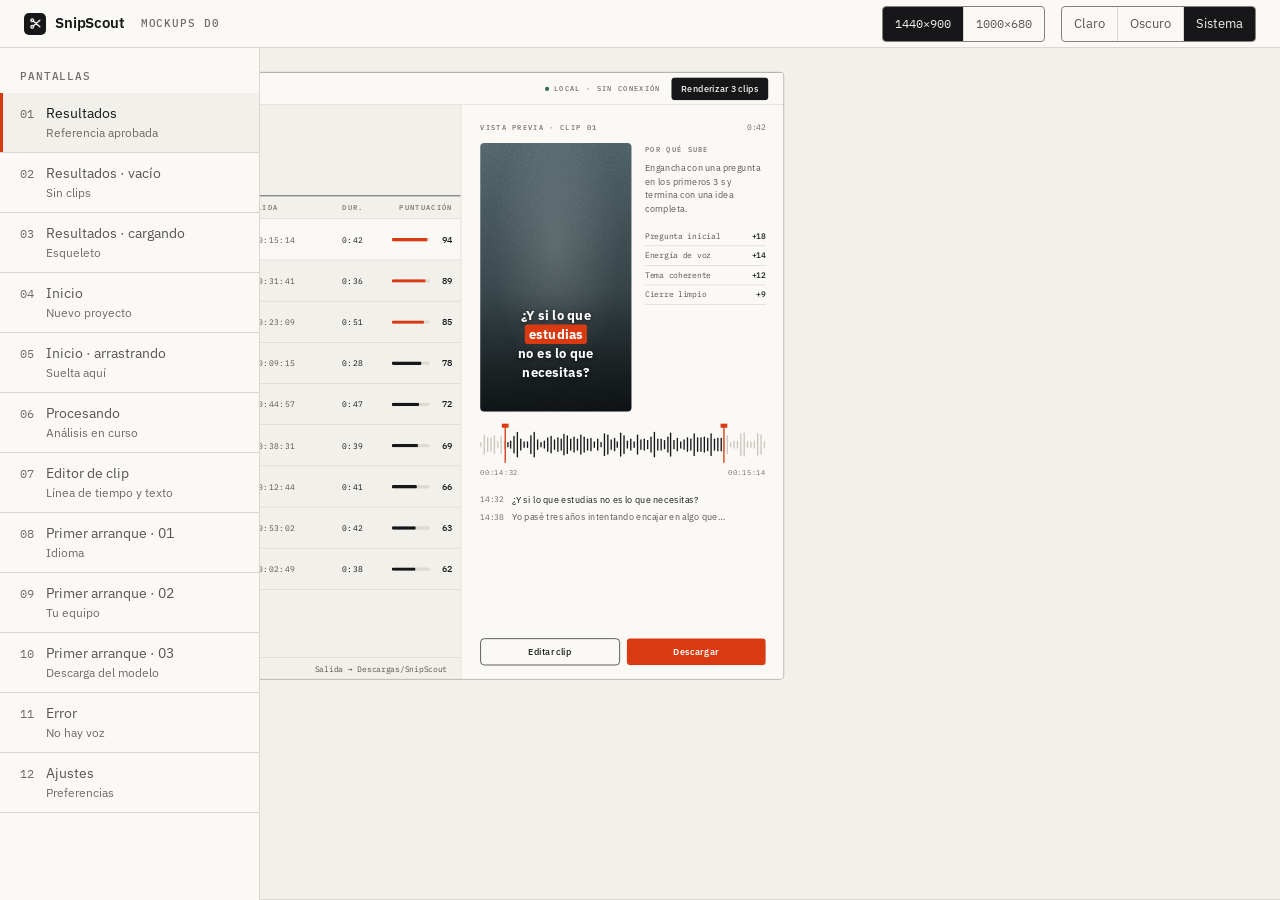
<file: design/screens/index.html>
<!doctype html>
<html lang="es">
<head>
<meta charset="utf-8">
<meta name="viewport" content="width=device-width, initial-scale=1">
<title>Mockups D0 · SnipScout</title>
<script src="../../src/snipscout/web/static/js/theme.js"></script>
<link rel="stylesheet" href="../../src/snipscout/web/static/css/fonts.css">
<link rel="stylesheet" href="../../src/snipscout/web/static/css/tokens.css">
<link rel="stylesheet" href="../../src/snipscout/web/static/css/components.css">
<style>
  .shell { display: grid; grid-template-columns: 260px minmax(0, 1fr); height: calc(100% - var(--topbar-h)); }
  .list { border-right: var(--bw) solid var(--line); background: var(--panel); padding: var(--s-5) 0; overflow: auto; }
  .list .label { padding: 0 var(--s-5) var(--s-2); }
  .list a { display: flex; gap: var(--s-3); align-items: baseline; padding: 10px var(--s-5); color: var(--text-2); text-decoration: none; border-bottom: var(--bw) solid var(--line); position: relative; }
  .list a:hover { background: var(--hover); color: var(--text); }
  .list a[aria-current="page"] { color: var(--text); background: var(--bg); }
  .list a[aria-current="page"]::before { content: ""; position: absolute; left: 0; top: 0; bottom: 0; width: 3px; background: var(--accent); }
  .list .mono { font-size: 12px; color: var(--text-3); }
  .list small { display: block; font-size: 12px; color: var(--text-3); }
  .stage { overflow: auto; padding: var(--s-6); display: grid; place-items: start center; background: var(--bg); }
  .frame { border: var(--bw) solid var(--line-strong); border-radius: var(--r-3); overflow: hidden; background: var(--bg); transform-origin: top center; }
  .frame iframe { display: block; border: 0; }
  .controls { display: flex; gap: var(--s-4); align-items: center; }
</style>
</head>
<body>
<header class="topbar">
  <div class="topbar__left"><span class="brand"><span class="brand__mark" aria-hidden="true"><svg viewBox="0 0 24 24" fill="none" stroke="currentColor" stroke-width="2.6" stroke-linecap="round" stroke-linejoin="round"><circle cx="6" cy="6" r="2.5"/><circle cx="6" cy="18" r="2.5"/><path d="M8 7.5L20 18M8 16.5L20 6"/></svg></span>SnipScout</span><span class="label">Mockups D0</span></div>
  <div class="topbar__right controls">
    <div class="seg" data-size role="group" aria-label="Tamaño de ventana"><button type="button" data-w="1440" data-h="900" aria-pressed="true">1440×900</button><button type="button" data-w="1000" data-h="680" aria-pressed="false">1000×680</button></div>
    <div class="seg seg--sans" data-theme-switch role="group" aria-label="Tema"><button type="button" data-mode="light">Claro</button><button type="button" data-mode="dark">Oscuro</button><button type="button" data-mode="system">Sistema</button></div>
  </div>
</header>
<div class="shell">
  <nav class="list" aria-label="Pantallas" id="list">
    <div class="label">Pantallas</div>
  </nav>
  <main class="stage"><div class="frame" id="frame"><iframe id="view" title="Pantalla"></iframe></div></main>
</div>
<script>
  const SCREENS = [
    ["resultados", "Resultados", "Referencia aprobada"], ["resultados#vacio", "Resultados · vacío", "Sin clips"], ["resultados#cargando", "Resultados · cargando", "Esqueleto"],
    ["inicio", "Inicio", "Nuevo proyecto"], ["inicio#arrastrando", "Inicio · arrastrando", "Suelta aquí"], ["procesando", "Procesando", "Análisis en curso"],
    ["editor", "Editor de clip", "Línea de tiempo y texto"], ["primer-arranque#paso1", "Primer arranque · 01", "Idioma"],
    ["primer-arranque", "Primer arranque · 02", "Tu equipo"], ["primer-arranque#paso3", "Primer arranque · 03", "Descarga del modelo"],
    ["error", "Error", "No hay voz"], ["ajustes", "Ajustes", "Preferencias"],
  ];
  const list = document.getElementById("list"), view = document.getElementById("view"), frame = document.getElementById("frame");
  list.insertAdjacentHTML("beforeend", SCREENS.map(([id, name, sub], i) => `<a href="#${id.replace("#", "-")}" data-src="${id.replace("#", ".html#").replace(/^([^.#]+)$/, "$1.html")}"><span class="mono">${String(i + 1).padStart(2, "0")}</span><span>${name}<small>${sub}</small></span></a>`).join(""));
  let size = [1440, 900];
  function sendTheme() { try { view.contentWindow.postMessage({ type: "theme", mode: SnipScoutTheme.get() }, "*"); } catch (e) { /* ignore */ } }
  function fit() {
    const avail = document.querySelector(".stage").clientWidth - 48;
    const k = Math.min(1, avail / size[0]);
    view.width = size[0]; view.height = size[1];
    frame.style.width = `${size[0]}px`; frame.style.height = `${size[1]}px`;
    frame.style.transform = `scale(${k})`; frame.style.marginBottom = `${-(1 - k) * size[1]}px`;
  }
  function open() {
    const hash = location.hash.slice(1) || "resultados";
    const a = [...list.querySelectorAll("a")].find((x) => x.getAttribute("href") === "#" + hash) || list.querySelector("a");
    list.querySelectorAll("a").forEach((x) => x.removeAttribute("aria-current"));
    a.setAttribute("aria-current", "page");
    view.src = a.dataset.src;
  }
  view.addEventListener("load", sendTheme);
  document.addEventListener("themechange", sendTheme);
  document.querySelector("[data-size]").addEventListener("click", (e) => {
    const b = e.target.closest("button"); if (!b) return;
    document.querySelectorAll("[data-size] button").forEach((x) => x.setAttribute("aria-pressed", String(x === b)));
    size = [+b.dataset.w, +b.dataset.h]; fit();
  });
  addEventListener("hashchange", open); addEventListener("resize", fit);
  SnipScoutTheme.bind(); fit(); open();
</script>
</body>
</html>
</file>
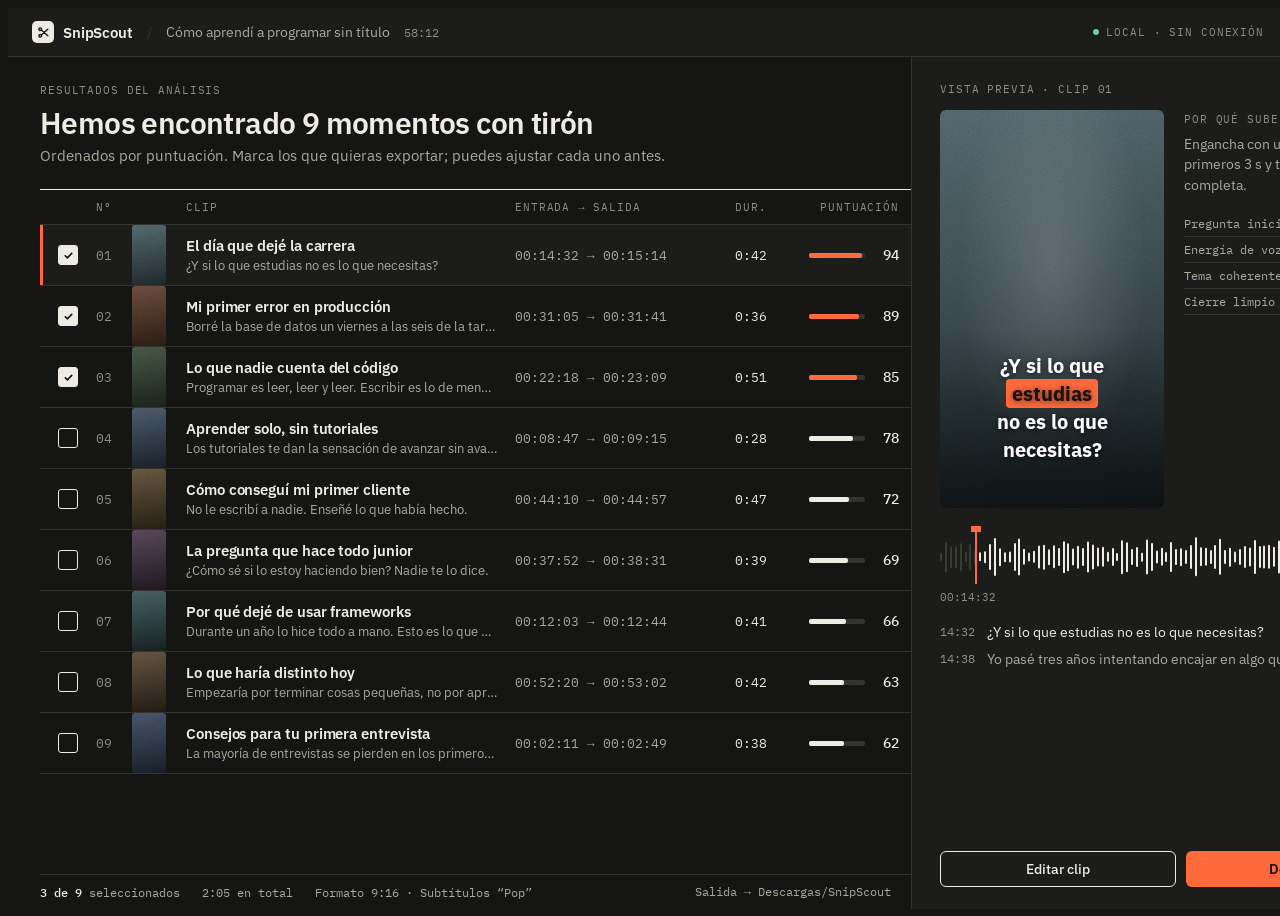
<file: design/reference/referencia-resultados-oscuro.html>
<!doctype html><html lang="es"><head><meta charset="utf-8"><link rel="stylesheet" href="fonts.css">
<style>
:root{--bg:#151513;--panel:#1C1C1A;--line:#34332E;--ink:#EDEBE4;--ink2:#ABA89E;--ink3:#8F8C82;--acc:#FF6A3D;--ok:#6FCF9F}
body{width:1440px;height:900px;overflow:hidden;background:var(--bg);color:var(--ink);font-family:'IBM Plex Sans',sans-serif;position:relative;font-size:14px}
.m{font-family:'IBM Plex Mono',monospace;font-variant-numeric:tabular-nums}
.top{height:48px;display:flex;align-items:center;justify-content:space-between;padding:0 24px;border-bottom:1px solid var(--line);background:var(--panel)}
.lab{font-family:'IBM Plex Mono',monospace;font-size:11px;letter-spacing:.08em;text-transform:uppercase;color:var(--ink3)}
.row{display:flex;align-items:center;height:60px;border-bottom:1px solid var(--line);padding:0 12px 0 0;position:relative}
.row.act{background:var(--panel)}
.row.act::before{content:'';position:absolute;left:0;top:0;bottom:0;width:3px;background:var(--acc)}
.cb{width:18px;height:18px;border:1.5px solid var(--ink);border-radius:3px;display:flex;align-items:center;justify-content:center;flex:none}
.cb.on{background:var(--ink)}
.thumb{width:34px;height:60px;position:relative;flex:none;overflow:hidden;border-radius:3px}
.thumb::after{content:'';position:absolute;inset:0;opacity:.5;mix-blend-mode:overlay;background-image:url("data:image/svg+xml;utf8,<svg xmlns='http://www.w3.org/2000/svg' width='120' height='120'><filter id='n'><feTurbulence type='fractalNoise' baseFrequency='.9' numOctaves='2' stitchTiles='stitch'/><feColorMatrix values='0 0 0 0 1 0 0 0 0 1 0 0 0 0 1 0 0 0 .6 0'/></filter><rect width='100%' height='100%' filter='url(%23n)'/></svg>")}
.btn{border-radius:6px;padding:8px 14px;font-size:13.5px;font-weight:500;font-family:inherit}
</style></head><body>
<header class="top">
<div style="display:flex;align-items:center;gap:14px"><div style="display:flex;align-items:center;gap:9px"><div style="width:22px;height:22px;background:var(--ink);border-radius:5px;display:flex;align-items:center;justify-content:center"><svg width="13" height="13" viewBox="0 0 24 24" fill="none" stroke="#151513" stroke-width="2.6" stroke-linecap="round" stroke-linejoin="round"><circle cx="6" cy="6" r="2.5"/><circle cx="6" cy="18" r="2.5"/><path d="M8 7.5L20 18M8 16.5L20 6"/></svg></div><b style="font-weight:600;font-size:15px;letter-spacing:-.01em">SnipScout</b></div>
<span style="color:var(--line)">/</span><span style="color:var(--ink2)">Cómo aprendí a programar sin título</span><span class="m" style="color:var(--ink3);font-size:12px">58:12</span></div>
<div style="display:flex;align-items:center;gap:18px"><span class="lab" style="display:flex;align-items:center;gap:7px"><span style="width:6px;height:6px;border-radius:99px;background:var(--ok)"></span>Local · sin conexión</span>
<button class="btn" style="border:0;background:var(--ink);color:#151513">Renderizar 3 clips</button></div>
</header>
<div style="display:flex;height:852px">
<section style="flex:1;min-width:0;padding:26px 0 0 32px;position:relative">
<div class="lab">Resultados del análisis</div>
<h1 style="margin:6px 0 4px;font-size:30px;font-weight:600;letter-spacing:-.02em">Hemos encontrado 9 momentos con tirón</h1>
<p style="margin:0;color:var(--ink2);font-size:14.5px">Ordenados por puntuación. Marca los que quieras exportar; puedes ajustar cada uno antes.</p>
<div style="margin-top:24px;border-top:1px solid var(--ink)">
<div class="lab" style="display:flex;align-items:center;height:34px;border-bottom:1px solid var(--line);padding-right:12px"><span style="width:56px"></span><span style="width:36px">Nº</span><span style="width:54px"></span><span style="flex:1">Clip</span><span style="width:200px">Entrada → salida</span><span style="width:52px;text-align:right">Dur.</span><span style="width:132px;text-align:right">Puntuación</span></div>
<div id="rows"></div></div>
<div class="m" style="position:absolute;left:32px;right:0;bottom:0;height:34px;display:flex;align-items:center;gap:22px;font-size:12px;color:var(--ink2);border-top:1px solid var(--line)"><span><b style="color:var(--ink);font-weight:500">3 de 9</b> seleccionados</span><span>2:05 en total</span><span>Formato 9:16 · Subtítulos “Pop”</span><span style="margin-left:auto;padding-right:20px">Salida → Descargas/SnipScout</span></div>
</section>
<aside style="width:480px;flex:none;background:var(--panel);border-left:1px solid var(--line);padding:24px 28px 0;position:relative">
<div style="display:flex;justify-content:space-between;align-items:baseline"><span class="lab">Vista previa · Clip 01</span><span class="m" style="font-size:12px;color:var(--ink3)">0:42</span></div>
<div style="display:flex;gap:20px;margin-top:14px">
<div class="thumb" id="pv" style="width:224px;height:398px;border-radius:6px;flex:none;background:linear-gradient(170deg,#4a5b60,#1b2326)">
<div style="position:absolute;inset:0;background:radial-gradient(ellipse at 50% 38%,rgba(255,255,255,.16),transparent 60%);z-index:1"></div>
<div style="position:absolute;left:0;right:0;bottom:0;height:45%;background:linear-gradient(to top,rgba(0,0,0,.55),transparent);z-index:1"></div>
<div style="position:absolute;z-index:2;left:14px;right:14px;bottom:44px;text-align:center;font-weight:700;font-size:20px;line-height:1.4;color:#fff;text-shadow:0 1px 6px rgba(0,0,0,.6)">¿Y si lo que <span style="background:var(--acc);color:#17120F;padding:1px 6px;border-radius:4px">estudias</span><br>no es lo que necesitas?</div></div>
<div style="padding-top:2px"><div class="lab" style="margin-bottom:8px">Por qué sube</div>
<div style="font-size:13.5px;line-height:1.5;color:var(--ink2)">Engancha con una pregunta en los primeros 3 s y termina con una idea completa.</div>
<div class="m" style="margin-top:16px;font-size:12px;color:var(--ink2)"><div style="display:flex;justify-content:space-between;padding:5px 0;border-bottom:1px solid var(--line)"><span>Pregunta inicial</span><b style="color:var(--ink);font-weight:500">+18</b></div><div style="display:flex;justify-content:space-between;padding:5px 0;border-bottom:1px solid var(--line)"><span>Energía de voz</span><b style="color:var(--ink);font-weight:500">+14</b></div><div style="display:flex;justify-content:space-between;padding:5px 0;border-bottom:1px solid var(--line)"><span>Tema coherente</span><b style="color:var(--ink);font-weight:500">+12</b></div><div style="display:flex;justify-content:space-between;padding:5px 0;border-bottom:1px solid var(--line)"><span>Cierre limpio</span><b style="color:var(--ink);font-weight:500">+9</b></div></div></div>
</div>
<div id="wf" style="margin-top:22px;height:54px;position:relative"></div>
<div class="m" style="display:flex;justify-content:space-between;font-size:11px;color:var(--ink3);margin-top:6px"><span>00:14:32</span><span>00:15:14</span></div>
<div style="margin-top:18px;font-size:13.5px;line-height:1.55">
<div style="display:flex;gap:12px"><span class="m" style="color:var(--ink3);font-size:12px;padding-top:1px">14:32</span><span>¿Y si lo que estudias no es lo que necesitas?</span></div>
<div style="display:flex;gap:12px;margin-top:6px"><span class="m" style="color:var(--ink3);font-size:12px;padding-top:1px">14:38</span><span style="color:var(--ink2)">Yo pasé tres años intentando encajar en algo que…</span></div></div>
<div style="position:absolute;left:28px;right:28px;bottom:22px;display:flex;gap:10px"><button class="btn" style="flex:1;border:1px solid var(--ink);background:transparent;color:var(--ink)">Editar clip</button><button class="btn" style="flex:1;border:0;background:var(--acc);color:#17120F;font-weight:600">Descargar</button></div>
</aside></div>
<script>
const T=[['El día que dejé la carrera','¿Y si lo que estudias no es lo que necesitas?','00:14:32','00:15:14','0:42',94,1,'#4a5b60,#1b2326'],
['Mi primer error en producción','Borré la base de datos un viernes a las seis de la tarde.','00:31:05','00:31:41','0:36',89,1,'#5e4435,#241812'],
['Lo que nadie cuenta del código','Programar es leer, leer y leer. Escribir es lo de menos.','00:22:18','00:23:09','0:51',85,1,'#3f4d3f,#171d17'],
['Aprender solo, sin tutoriales','Los tutoriales te dan la sensación de avanzar sin avanzar.','00:08:47','00:09:15','0:28',78,0,'#43505e,#161b22'],
['Cómo conseguí mi primer cliente','No le escribí a nadie. Enseñé lo que había hecho.','00:44:10','00:44:57','0:47',72,0,'#5a4d38,#1f1a12'],
['La pregunta que hace todo junior','¿Cómo sé si lo estoy haciendo bien? Nadie te lo dice.','00:37:52','00:38:31','0:39',69,0,'#4d3f4f,#1a151b'],
['Por qué dejé de usar frameworks','Durante un año lo hice todo a mano. Esto es lo que cambió.','00:12:03','00:12:44','0:41',66,0,'#3d5456,#131c1c'],
['Lo que haría distinto hoy','Empezaría por terminar cosas pequeñas, no por aprender más.','00:52:20','00:53:02','0:42',63,0,'#58493b,#1d1710'],
['Consejos para tu primera entrevista','La mayoría de entrevistas se pierden en los primeros cinco minutos.','00:02:11','00:02:49','0:38',62,0,'#3e4a5c,#151a22']];
document.getElementById('rows').innerHTML=T.map((r,i)=>`<div class="row ${i==0?'act':''}">
<div style="width:56px;display:flex;justify-content:center"><div class="cb ${r[6]?'on':''}">${r[6]?'<svg width="11" height="11" viewBox="0 0 24 24" fill="none" stroke="#151513" stroke-width="3.6" stroke-linecap="round" stroke-linejoin="round"><path d="M5 12.5l4.5 4.5L19 7.5"/></svg>':''}</div></div>
<div class="m" style="width:36px;color:var(--ink3);font-size:12.5px">${String(i+1).padStart(2,'0')}</div>
<div class="thumb" style="background:linear-gradient(170deg,${r[7]})"></div><div style="width:20px"></div>
<div style="flex:1;min-width:0;padding-right:18px"><div style="font-weight:600;font-size:15px;letter-spacing:-.005em">${r[0]}</div><div style="color:var(--ink2);font-size:13px;margin-top:2px;white-space:nowrap;overflow:hidden;text-overflow:ellipsis">${r[1]}</div></div>
<div class="m" style="width:200px;font-size:12.5px;color:var(--ink2)">${r[2]} → ${r[3]}</div>
<div class="m" style="width:52px;text-align:right;font-size:12.5px">${r[4]}</div>
<div style="width:132px;display:flex;align-items:center;justify-content:flex-end;gap:10px"><div style="width:56px;height:5px;background:#34332E;border-radius:2px"><div style="width:${r[5]}%;height:5px;border-radius:2px;background:${r[5]>=85?'var(--acc)':'var(--ink)'}"></div></div><span class="m" style="width:24px;text-align:right;font-weight:500;font-size:14px">${r[5]}</span></div>
</div>`).join('');
let w='';for(let i=0;i<86;i++){const h=8+Math.abs(Math.sin(i*.7)*18+Math.sin(i*1.9)*10+Math.sin(i*.23)*6);const inside=i>=8&&i<=72;w+=`<div style="position:absolute;left:${i*4.9}px;bottom:50%;transform:translateY(50%);width:2px;height:${h}px;border-radius:1px;background:${inside?'#EDEBE4':'#3B3A35'}"></div>`}
document.getElementById('wf').innerHTML=w+`<div style="position:absolute;left:${8*4.9-4}px;top:0;bottom:0;width:2px;background:var(--acc)"></div><div style="position:absolute;left:${72*4.9+2}px;top:0;bottom:0;width:2px;background:var(--acc)"></div><div style="position:absolute;left:${8*4.9-8}px;top:-4px;width:10px;height:6px;background:var(--acc)"></div><div style="position:absolute;left:${72*4.9-2}px;top:-4px;width:10px;height:6px;background:var(--acc)"></div>`;
</script></body></html>
</file>
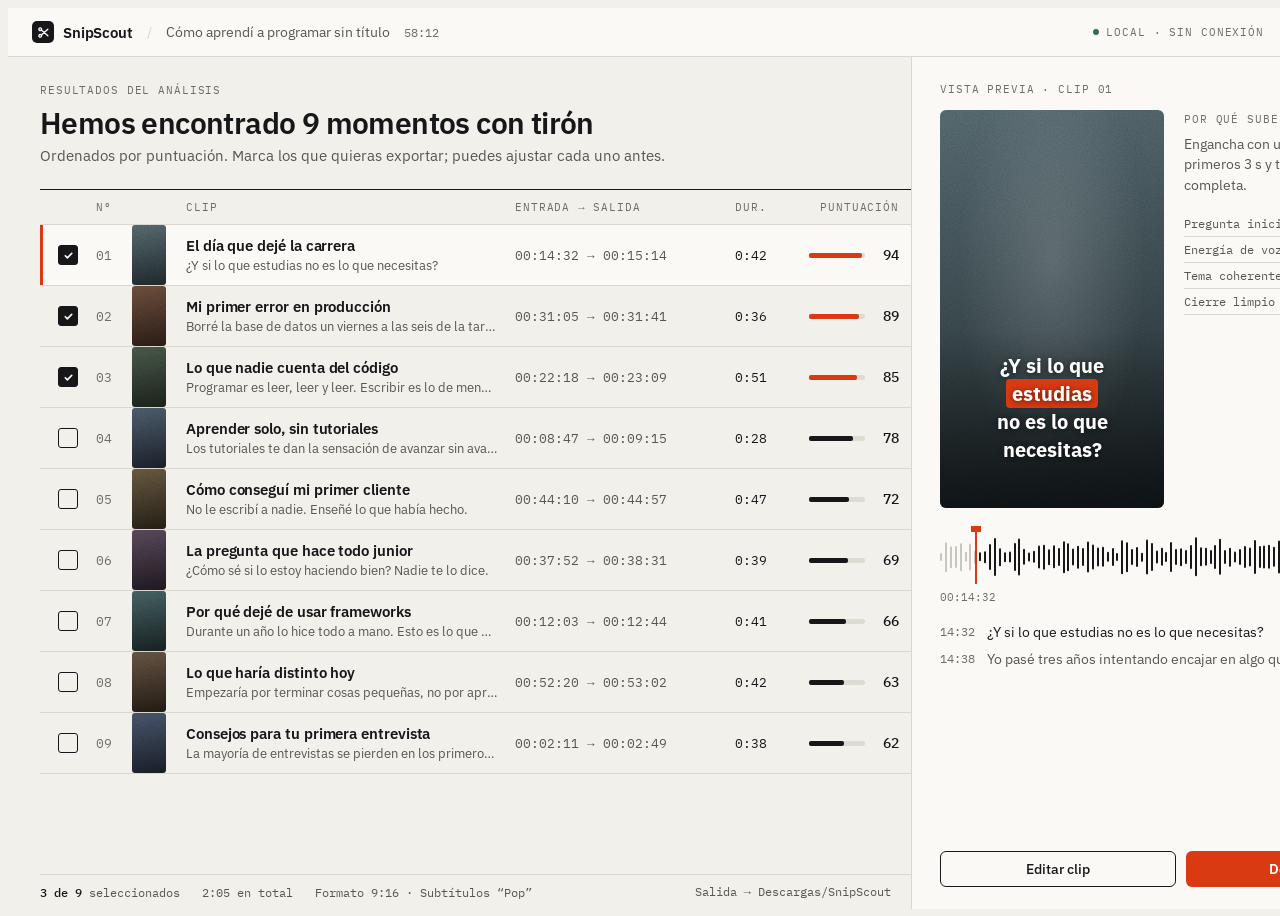
<file: design/reference/referencia-resultados.html>
<!doctype html><html lang="es"><head><meta charset="utf-8"><link rel="stylesheet" href="fonts.css">
<style>
:root{--bg:#F1F0EB;--panel:#FAF9F6;--line:#D9D7CE;--ink:#17171A;--ink2:#58564F;--ink3:#6F6D65;--acc:#D93A12;--ok:#2F6B4F}
body{width:1440px;height:900px;overflow:hidden;background:var(--bg);color:var(--ink);font-family:'IBM Plex Sans',sans-serif;position:relative;font-size:14px}
.m{font-family:'IBM Plex Mono',monospace;font-variant-numeric:tabular-nums}
.top{height:48px;display:flex;align-items:center;justify-content:space-between;padding:0 24px;border-bottom:1px solid var(--line);background:var(--panel)}
.lab{font-family:'IBM Plex Mono',monospace;font-size:11px;letter-spacing:.08em;text-transform:uppercase;color:var(--ink3)}
.row{display:flex;align-items:center;height:60px;border-bottom:1px solid var(--line);padding:0 12px 0 0;position:relative}
.row.act{background:var(--panel)}
.row.act::before{content:'';position:absolute;left:0;top:0;bottom:0;width:3px;background:var(--acc)}
.cb{width:18px;height:18px;border:1.5px solid var(--ink);border-radius:3px;display:flex;align-items:center;justify-content:center;flex:none}
.cb.on{background:var(--ink)}
.thumb{width:34px;height:60px;position:relative;flex:none;overflow:hidden;border-radius:3px}
.thumb::after{content:'';position:absolute;inset:0;opacity:.5;mix-blend-mode:overlay;background-image:url("data:image/svg+xml;utf8,<svg xmlns='http://www.w3.org/2000/svg' width='120' height='120'><filter id='n'><feTurbulence type='fractalNoise' baseFrequency='.9' numOctaves='2' stitchTiles='stitch'/><feColorMatrix values='0 0 0 0 1 0 0 0 0 1 0 0 0 0 1 0 0 0 .6 0'/></filter><rect width='100%' height='100%' filter='url(%23n)'/></svg>")}
.btn{border-radius:6px;padding:8px 14px;font-size:13.5px;font-weight:500;font-family:inherit}
</style></head><body>
<header class="top">
<div style="display:flex;align-items:center;gap:14px"><div style="display:flex;align-items:center;gap:9px"><div style="width:22px;height:22px;background:var(--ink);border-radius:5px;display:flex;align-items:center;justify-content:center"><svg width="13" height="13" viewBox="0 0 24 24" fill="none" stroke="#FAF9F6" stroke-width="2.6" stroke-linecap="round" stroke-linejoin="round"><circle cx="6" cy="6" r="2.5"/><circle cx="6" cy="18" r="2.5"/><path d="M8 7.5L20 18M8 16.5L20 6"/></svg></div><b style="font-weight:600;font-size:15px;letter-spacing:-.01em">SnipScout</b></div>
<span style="color:var(--line)">/</span><span style="color:var(--ink2)">Cómo aprendí a programar sin título</span><span class="m" style="color:var(--ink3);font-size:12px">58:12</span></div>
<div style="display:flex;align-items:center;gap:18px"><span class="lab" style="display:flex;align-items:center;gap:7px"><span style="width:6px;height:6px;border-radius:99px;background:var(--ok)"></span>Local · sin conexión</span>
<button class="btn" style="border:0;background:var(--ink);color:#FAF9F6">Renderizar 3 clips</button></div>
</header>
<div style="display:flex;height:852px">
<section style="flex:1;min-width:0;padding:26px 0 0 32px;position:relative">
<div class="lab">Resultados del análisis</div>
<h1 style="margin:6px 0 4px;font-size:30px;font-weight:600;letter-spacing:-.02em">Hemos encontrado 9 momentos con tirón</h1>
<p style="margin:0;color:var(--ink2);font-size:14.5px">Ordenados por puntuación. Marca los que quieras exportar; puedes ajustar cada uno antes.</p>
<div style="margin-top:24px;border-top:1px solid var(--ink)">
<div class="lab" style="display:flex;align-items:center;height:34px;border-bottom:1px solid var(--line);padding-right:12px"><span style="width:56px"></span><span style="width:36px">Nº</span><span style="width:54px"></span><span style="flex:1">Clip</span><span style="width:200px">Entrada → salida</span><span style="width:52px;text-align:right">Dur.</span><span style="width:132px;text-align:right">Puntuación</span></div>
<div id="rows"></div></div>
<div class="m" style="position:absolute;left:32px;right:0;bottom:0;height:34px;display:flex;align-items:center;gap:22px;font-size:12px;color:var(--ink2);border-top:1px solid var(--line)"><span><b style="color:var(--ink);font-weight:500">3 de 9</b> seleccionados</span><span>2:05 en total</span><span>Formato 9:16 · Subtítulos “Pop”</span><span style="margin-left:auto;padding-right:20px">Salida → Descargas/SnipScout</span></div>
</section>
<aside style="width:480px;flex:none;background:var(--panel);border-left:1px solid var(--line);padding:24px 28px 0;position:relative">
<div style="display:flex;justify-content:space-between;align-items:baseline"><span class="lab">Vista previa · Clip 01</span><span class="m" style="font-size:12px;color:var(--ink3)">0:42</span></div>
<div style="display:flex;gap:20px;margin-top:14px">
<div class="thumb" id="pv" style="width:224px;height:398px;border-radius:6px;flex:none;background:linear-gradient(170deg,#4a5b60,#1b2326)">
<div style="position:absolute;inset:0;background:radial-gradient(ellipse at 50% 38%,rgba(255,255,255,.16),transparent 60%);z-index:1"></div>
<div style="position:absolute;left:0;right:0;bottom:0;height:45%;background:linear-gradient(to top,rgba(0,0,0,.55),transparent);z-index:1"></div>
<div style="position:absolute;z-index:2;left:14px;right:14px;bottom:44px;text-align:center;font-weight:700;font-size:20px;line-height:1.4;color:#fff;text-shadow:0 1px 6px rgba(0,0,0,.6)">¿Y si lo que <span style="background:var(--acc);padding:1px 6px;border-radius:4px">estudias</span><br>no es lo que necesitas?</div></div>
<div style="padding-top:2px"><div class="lab" style="margin-bottom:8px">Por qué sube</div>
<div style="font-size:13.5px;line-height:1.5;color:var(--ink2)">Engancha con una pregunta en los primeros 3 s y termina con una idea completa.</div>
<div class="m" style="margin-top:16px;font-size:12px;color:var(--ink2)"><div style="display:flex;justify-content:space-between;padding:5px 0;border-bottom:1px solid var(--line)"><span>Pregunta inicial</span><b style="color:var(--ink);font-weight:500">+18</b></div><div style="display:flex;justify-content:space-between;padding:5px 0;border-bottom:1px solid var(--line)"><span>Energía de voz</span><b style="color:var(--ink);font-weight:500">+14</b></div><div style="display:flex;justify-content:space-between;padding:5px 0;border-bottom:1px solid var(--line)"><span>Tema coherente</span><b style="color:var(--ink);font-weight:500">+12</b></div><div style="display:flex;justify-content:space-between;padding:5px 0;border-bottom:1px solid var(--line)"><span>Cierre limpio</span><b style="color:var(--ink);font-weight:500">+9</b></div></div></div>
</div>
<div id="wf" style="margin-top:22px;height:54px;position:relative"></div>
<div class="m" style="display:flex;justify-content:space-between;font-size:11px;color:var(--ink3);margin-top:6px"><span>00:14:32</span><span>00:15:14</span></div>
<div style="margin-top:18px;font-size:13.5px;line-height:1.55">
<div style="display:flex;gap:12px"><span class="m" style="color:var(--ink3);font-size:12px;padding-top:1px">14:32</span><span>¿Y si lo que estudias no es lo que necesitas?</span></div>
<div style="display:flex;gap:12px;margin-top:6px"><span class="m" style="color:var(--ink3);font-size:12px;padding-top:1px">14:38</span><span style="color:var(--ink2)">Yo pasé tres años intentando encajar en algo que…</span></div></div>
<div style="position:absolute;left:28px;right:28px;bottom:22px;display:flex;gap:10px"><button class="btn" style="flex:1;border:1px solid var(--ink);background:transparent;color:var(--ink)">Editar clip</button><button class="btn" style="flex:1;border:0;background:var(--acc);color:#fff;font-weight:600">Descargar</button></div>
</aside></div>
<script>
const T=[['El día que dejé la carrera','¿Y si lo que estudias no es lo que necesitas?','00:14:32','00:15:14','0:42',94,1,'#4a5b60,#1b2326'],
['Mi primer error en producción','Borré la base de datos un viernes a las seis de la tarde.','00:31:05','00:31:41','0:36',89,1,'#5e4435,#241812'],
['Lo que nadie cuenta del código','Programar es leer, leer y leer. Escribir es lo de menos.','00:22:18','00:23:09','0:51',85,1,'#3f4d3f,#171d17'],
['Aprender solo, sin tutoriales','Los tutoriales te dan la sensación de avanzar sin avanzar.','00:08:47','00:09:15','0:28',78,0,'#43505e,#161b22'],
['Cómo conseguí mi primer cliente','No le escribí a nadie. Enseñé lo que había hecho.','00:44:10','00:44:57','0:47',72,0,'#5a4d38,#1f1a12'],
['La pregunta que hace todo junior','¿Cómo sé si lo estoy haciendo bien? Nadie te lo dice.','00:37:52','00:38:31','0:39',69,0,'#4d3f4f,#1a151b'],
['Por qué dejé de usar frameworks','Durante un año lo hice todo a mano. Esto es lo que cambió.','00:12:03','00:12:44','0:41',66,0,'#3d5456,#131c1c'],
['Lo que haría distinto hoy','Empezaría por terminar cosas pequeñas, no por aprender más.','00:52:20','00:53:02','0:42',63,0,'#58493b,#1d1710'],
['Consejos para tu primera entrevista','La mayoría de entrevistas se pierden en los primeros cinco minutos.','00:02:11','00:02:49','0:38',62,0,'#3e4a5c,#151a22']];
document.getElementById('rows').innerHTML=T.map((r,i)=>`<div class="row ${i==0?'act':''}">
<div style="width:56px;display:flex;justify-content:center"><div class="cb ${r[6]?'on':''}">${r[6]?'<svg width="11" height="11" viewBox="0 0 24 24" fill="none" stroke="#FAF9F6" stroke-width="3.6" stroke-linecap="round" stroke-linejoin="round"><path d="M5 12.5l4.5 4.5L19 7.5"/></svg>':''}</div></div>
<div class="m" style="width:36px;color:var(--ink3);font-size:12.5px">${String(i+1).padStart(2,'0')}</div>
<div class="thumb" style="background:linear-gradient(170deg,${r[7]})"></div><div style="width:20px"></div>
<div style="flex:1;min-width:0;padding-right:18px"><div style="font-weight:600;font-size:15px;letter-spacing:-.005em">${r[0]}</div><div style="color:var(--ink2);font-size:13px;margin-top:2px;white-space:nowrap;overflow:hidden;text-overflow:ellipsis">${r[1]}</div></div>
<div class="m" style="width:200px;font-size:12.5px;color:var(--ink2)">${r[2]} → ${r[3]}</div>
<div class="m" style="width:52px;text-align:right;font-size:12.5px">${r[4]}</div>
<div style="width:132px;display:flex;align-items:center;justify-content:flex-end;gap:10px"><div style="width:56px;height:5px;background:#DDDBD2;border-radius:2px"><div style="width:${r[5]}%;height:5px;border-radius:2px;background:${r[5]>=85?'var(--acc)':'var(--ink)'}"></div></div><span class="m" style="width:24px;text-align:right;font-weight:500;font-size:14px">${r[5]}</span></div>
</div>`).join('');
let w='';for(let i=0;i<86;i++){const h=8+Math.abs(Math.sin(i*.7)*18+Math.sin(i*1.9)*10+Math.sin(i*.23)*6);const inside=i>=8&&i<=72;w+=`<div style="position:absolute;left:${i*4.9}px;bottom:50%;transform:translateY(50%);width:2px;height:${h}px;border-radius:1px;background:${inside?'#17171A':'#C9C7BD'}"></div>`}
document.getElementById('wf').innerHTML=w+`<div style="position:absolute;left:${8*4.9-4}px;top:0;bottom:0;width:2px;background:var(--acc)"></div><div style="position:absolute;left:${72*4.9+2}px;top:0;bottom:0;width:2px;background:var(--acc)"></div><div style="position:absolute;left:${8*4.9-8}px;top:-4px;width:10px;height:6px;background:var(--acc)"></div><div style="position:absolute;left:${72*4.9-2}px;top:-4px;width:10px;height:6px;background:var(--acc)"></div>`;
</script></body></html>
</file>
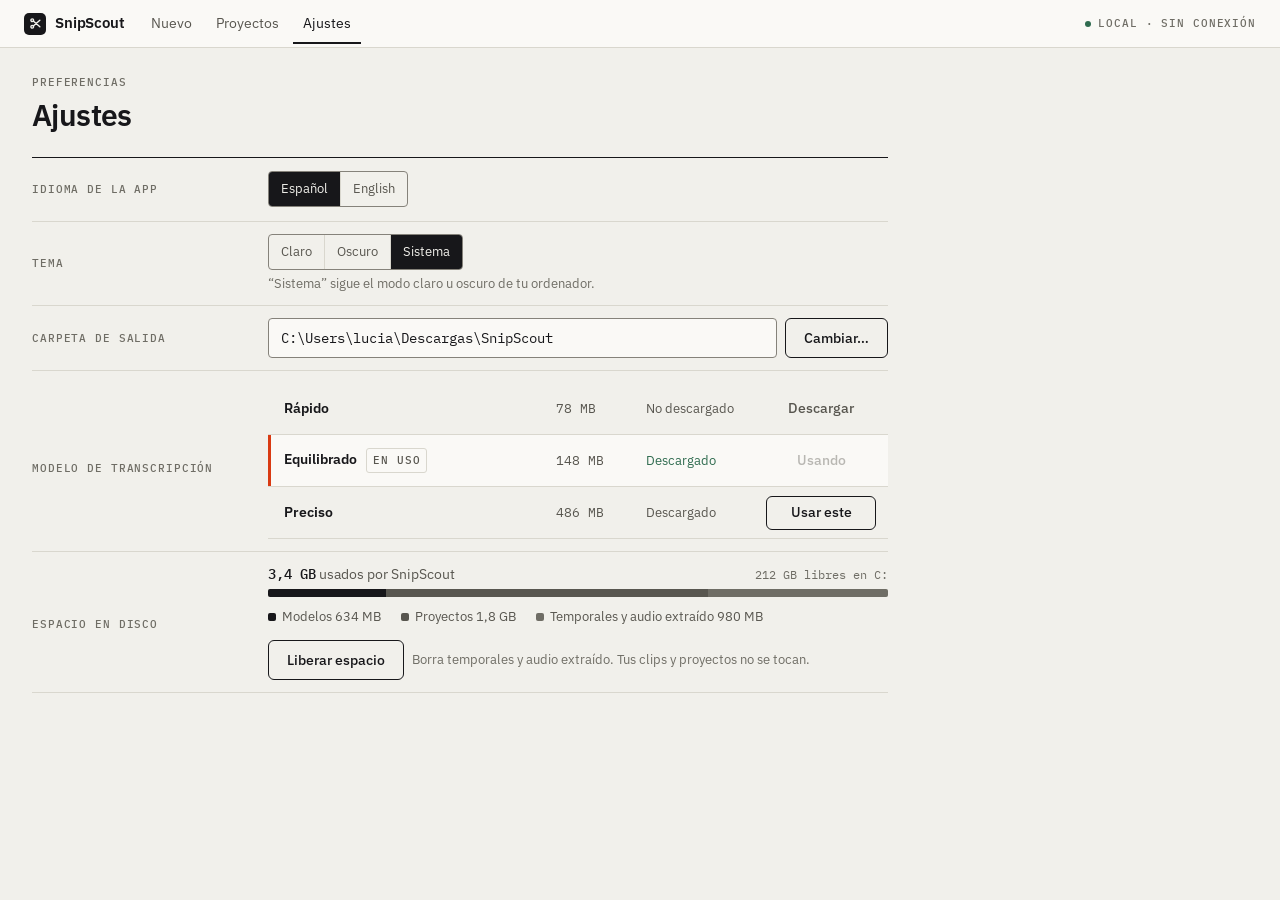
<file: design/screens/ajustes.html>
<!doctype html>
<html lang="es">
<head>
<meta charset="utf-8">
<meta name="viewport" content="width=device-width, initial-scale=1">
<title>Ajustes · SnipScout</title>
<script src="../../src/snipscout/web/static/js/theme.js"></script>
<link rel="stylesheet" href="../../src/snipscout/web/static/css/fonts.css">
<link rel="stylesheet" href="../../src/snipscout/web/static/css/tokens.css">
<link rel="stylesheet" href="../../src/snipscout/web/static/css/components.css">
<style>
  .wrap { max-width: 920px; padding: 26px var(--s-8) var(--s-10); }
  .wrap h1 { margin: 6px 0 var(--s-6); }
  .settings__row { grid-template-columns: 220px minmax(0, 1fr); min-height: 64px; }
  .path { display: flex; gap: var(--s-2); align-items: center; }
  .path .input { flex: 1; }
  .models .row { min-height: 52px; padding-left: var(--s-4); }
  .disk__bar { display: flex; height: 8px; border-radius: 2px; overflow: hidden; background: var(--progress-track); margin: 4px 0 10px; }
  .disk__bar span { display: block; height: 100%; }
  .disk__bar .a { background: var(--text); } .disk__bar .b { background: var(--text-2); } .disk__bar .c { background: var(--text-3); }
  .legend { display: flex; gap: var(--s-5); flex-wrap: wrap; font-size: 12.5px; color: var(--text-2); }
  .legend i { display: inline-block; width: 8px; height: 8px; border-radius: 2px; margin-right: 6px; }
  .legend .a { background: var(--text); } .legend .b { background: var(--text-2); } .legend .c { background: var(--text-3); }
</style>
</head>
<body>
<header class="topbar">
  <div class="topbar__left">
    <a class="brand" href="index.html" aria-label="SnipScout, inicio"><span class="brand__mark" aria-hidden="true"><svg viewBox="0 0 24 24" fill="none" stroke="currentColor" stroke-width="2.6" stroke-linecap="round" stroke-linejoin="round"><circle cx="6" cy="6" r="2.5"/><circle cx="6" cy="18" r="2.5"/><path d="M8 7.5L20 18M8 16.5L20 6"/></svg></span>SnipScout</a>
    <nav class="nav" aria-label="Principal"><a href="inicio.html">Nuevo</a><a href="resultados.html">Proyectos</a><a href="ajustes.html" aria-current="page">Ajustes</a></nav>
  </div>
  <div class="topbar__right"><span class="label status-dot">Local · sin conexión</span></div>
</header>
<main class="wrap">
  <div class="label">Preferencias</div>
  <h1 class="title-1">Ajustes</h1>
  <div class="settings">
    <div class="settings__row"><span class="label" id="l-lang">Idioma de la app</span>
      <div class="seg seg--sans" data-seg role="group" aria-labelledby="l-lang"><button type="button" aria-pressed="true">Español</button><button type="button" aria-pressed="false">English</button></div></div>
    <div class="settings__row"><span class="label" id="l-theme">Tema</span>
      <div><div class="seg seg--sans theme-switch" data-theme-switch role="group" aria-labelledby="l-theme"><button type="button" data-mode="light">Claro</button><button type="button" data-mode="dark">Oscuro</button><button type="button" data-mode="system">Sistema</button></div>
        <div class="settings__help">“Sistema” sigue el modo claro u oscuro de tu ordenador.</div></div></div>
    <div class="settings__row"><label class="label" for="out">Carpeta de salida</label>
      <div class="path"><input class="input input--mono" id="out" value="C:\Users\lucia\Descargas\SnipScout" readonly><button class="btn btn--outline btn--lg" type="button">Cambiar…</button></div></div>
    <div class="settings__row" style="align-items:start"><span class="label" style="padding-top:14px">Modelo de transcripción</span>
      <div class="table models" style="border-top:0">
        <div class="row"><div class="row__main"><div class="row__title" style="font-size:14px">Rápido</div></div><span class="row__cell mono" style="width:90px">78 MB</span><span class="row__cell" style="width:120px">No descargado</span><button class="btn btn--ghost" type="button" style="width:110px">Descargar</button></div>
        <div class="row" aria-selected="true"><div class="row__main"><div class="row__title" style="font-size:14px">Equilibrado <span class="tag" style="margin-left:6px">En uso</span></div></div><span class="row__cell mono" style="width:90px">148 MB</span><span class="row__cell" style="width:120px;color:var(--ok)">Descargado</span><button class="btn btn--ghost" type="button" style="width:110px" disabled>Usando</button></div>
        <div class="row"><div class="row__main"><div class="row__title" style="font-size:14px">Preciso</div></div><span class="row__cell mono" style="width:90px">486 MB</span><span class="row__cell" style="width:120px">Descargado</span><button class="btn btn--outline" type="button" style="width:110px">Usar este</button></div>
      </div></div>
    <div class="settings__row" style="align-items:start"><span class="label" style="padding-top:4px">Espacio en disco</span>
      <div>
        <div style="display:flex;justify-content:space-between;align-items:baseline"><span><b class="mono" style="font-weight:500" id="used">3,4 GB</b> <span class="muted">usados por SnipScout</span></span><span class="mono faint" style="font-size:12px">212 GB libres en C:</span></div>
        <div class="disk__bar" aria-hidden="true"><span class="a" style="width:19%"></span><span class="b" id="b-proj" style="width:52%"></span><span class="c" id="b-tmp" style="width:29%"></span></div>
        <div class="legend"><span><i class="a"></i>Modelos 634 MB</span><span><i class="b"></i>Proyectos 1,8 GB</span><span><i class="c"></i>Temporales y audio extraído <span id="tmp">980 MB</span></span></div>
        <div style="display:flex;gap:8px;align-items:center;margin-top:14px"><button class="btn btn--outline btn--lg" type="button" id="free">Liberar espacio</button><span class="faint" style="font-size:13px">Borra temporales y audio extraído. Tus clips y proyectos no se tocan.</span></div>
      </div></div>
  </div>
</main>
<script src="../js/ui.js"></script>
<script>
  UI.bindSegs();
  SnipScoutTheme.bind();
  document.getElementById("free").addEventListener("click", (e) => {
    const b = e.currentTarget; b.classList.add("is-loading");
    setTimeout(() => {
      b.classList.remove("is-loading"); b.disabled = true; b.textContent = "Liberado";
      document.getElementById("b-tmp").style.width = "0"; document.getElementById("tmp").textContent = "0 MB";
      document.getElementById("used").textContent = "2,4 GB"; UI.toast("Hemos liberado 980 MB");
    }, 700);
  });
</script>
</body>
</html>
</file>
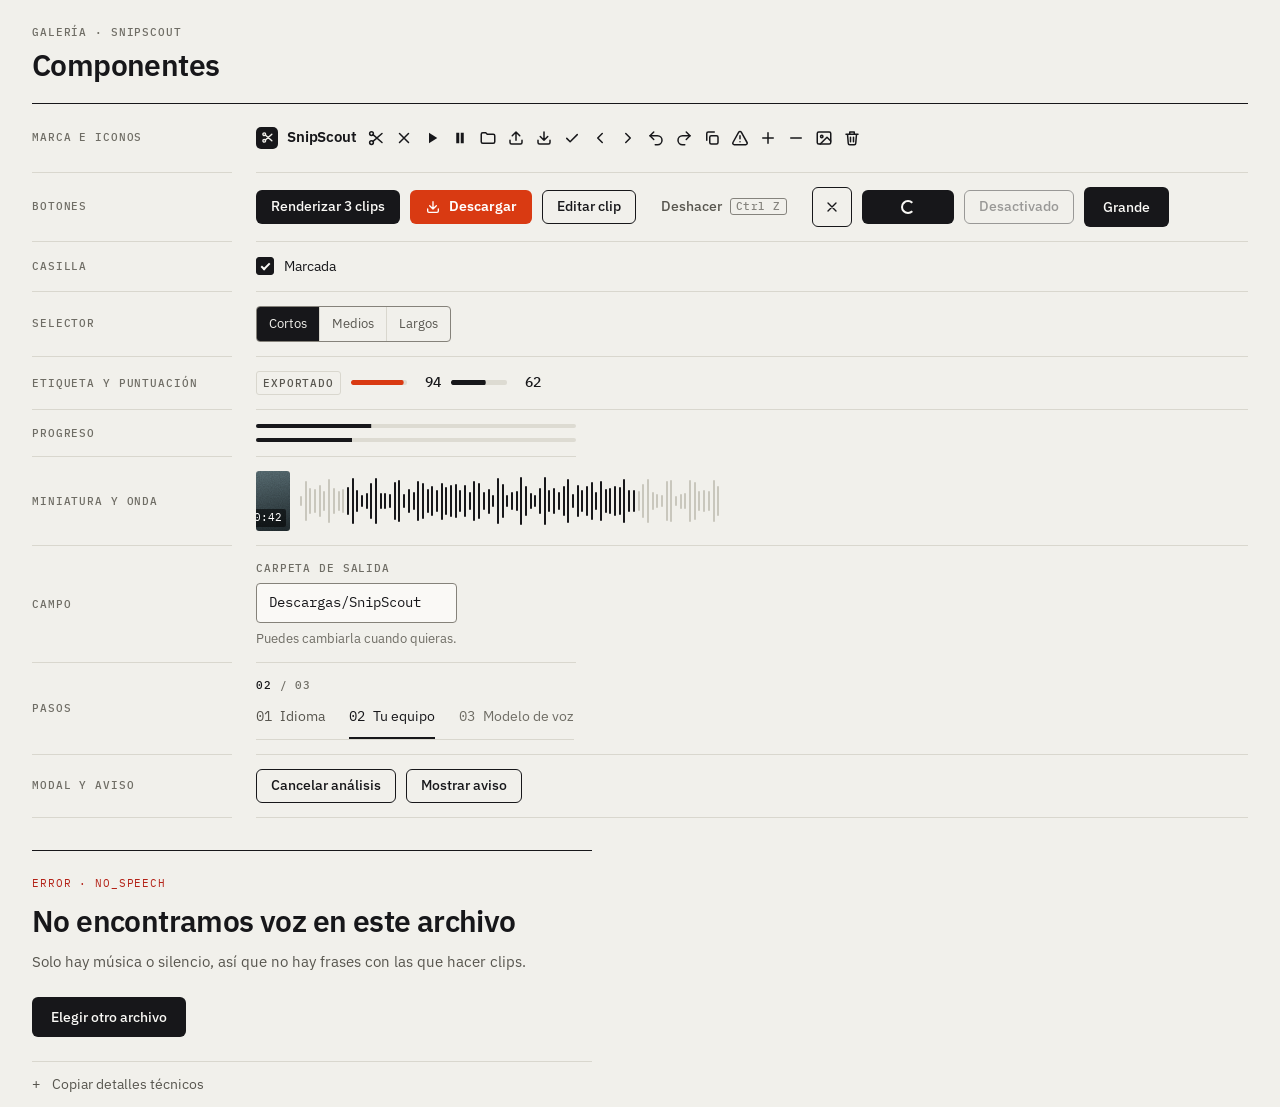
<file: design/screens/componentes.html>
<!doctype html>
<html lang="es">
<head>
<meta charset="utf-8">
<meta name="viewport" content="width=device-width, initial-scale=1">
<title>Componentes · SnipScout</title>
<link rel="icon" href="../../src/snipscout/web/static/icons/favicon.svg" type="image/svg+xml">
<script src="../../src/snipscout/web/static/js/theme.js"></script>
<link rel="stylesheet" href="../../src/snipscout/web/static/css/fonts.css">
<link rel="stylesheet" href="../../src/snipscout/web/static/css/tokens.css">
<link rel="stylesheet" href="../../src/snipscout/web/static/css/components.css">
<script type="importmap">
{ "imports": {
  "preact": "../../src/snipscout/web/static/vendor/preact.module.js",
  "preact/hooks": "../../src/snipscout/web/static/vendor/preact-hooks.module.js",
  "htm": "../../src/snipscout/web/static/vendor/htm.module.js"
} }
</script>
<style>
  body { padding: 24px 32px 80px; }
  .grid { display: grid; grid-template-columns: 200px minmax(0, 1fr); gap: 0 24px; border-top: 1px solid var(--rule); }
  .grid > * { padding: 14px 0; border-bottom: 1px solid var(--line); display: flex; gap: 10px; align-items: center; flex-wrap: wrap; }
</style>
</head>
<body>
<div id="root"></div>
<script type="module">
  import { useState } from "preact/hooks";
  import { html, render } from "../../src/snipscout/web/static/js/html.js";
  import { setLang, t } from "../../src/snipscout/web/static/js/i18n.js";
  import { Icon, ICON_NAMES, Logo } from "../../src/snipscout/web/static/js/icons.js";
  import { Button, Checkbox, ErrorNotice, Field, Modal, Progress, ScoreBar, Segmented, Stepper, Tag, Thumb, Toaster, Wave, toast }
    from "../../src/snipscout/web/static/js/components.js";

  const peaks = Array.from({ length: 90 }, (_, i) => (8 + Math.abs(Math.sin(i * .7) * 18 + Math.sin(i * 1.9) * 10)) / 40);

  function Gallery() {
    const [open, setOpen] = useState(false);
    const [checked, setChecked] = useState(true);
    const [seg, setSeg] = useState("short");
    return html`
      <div class="label">Galería · SnipScout</div><h1 class="title-1" style="margin:6px 0 20px">Componentes</h1>
      <div class="grid">
        <span class="label">Marca e iconos</span>
        <div id="icons"><span class="brand"><${Logo} />SnipScout</span>${ICON_NAMES.map((n) => html`<${Icon} name=${n} size=${18} />`)}</div>
        <span class="label">Botones</span>
        <div><${Button} variant="primary">Renderizar 3 clips<//><${Button} variant="accent" icon="download">Descargar<//>
          <${Button}>Editar clip<//><${Button} variant="ghost" kbd="Ctrl Z">Deshacer<//><${Button} icon="close" aria-label="Cerrar" />
          <${Button} variant="primary" loading>Cargando<//><${Button} disabled>Desactivado<//><${Button} variant="primary" size="lg">Grande<//></div>
        <span class="label">Casilla</span>
        <div><${Checkbox} id="cb" checked=${checked} onChange=${setChecked} label="Exportar clip" /><span>${checked ? "Marcada" : "Sin marcar"}</span></div>
        <span class="label">Selector</span>
        <div><${Segmented} label="Duración" value=${seg} onChange=${setSeg} mono=${false}
          options=${[{ value: "short", label: "Cortos" }, { value: "medium", label: "Medios" }, { value: "long", label: "Largos" }]} /></div>
        <span class="label">Etiqueta y puntuación</span>
        <div><${Tag}>Exportado<//><${ScoreBar} value=${94} /><${ScoreBar} value=${62} /></div>
        <span class="label">Progreso</span>
        <div style="display:grid;gap:10px;width:320px"><${Progress} value=${0.36} label="Descarga" /><${Progress} value=${null} label="Preparando" /></div>
        <span class="label">Miniatura y onda</span>
        <div><${Thumb} badge="0:42" /><div style="width:420px"><${Wave} peaks=${peaks} classFor=${(i, n) => (i > n * .1 && i < n * .8 ? "in" : "")} /></div></div>
        <span class="label">Campo</span>
        <div style="width:320px"><${Field} id="f1" label="Carpeta de salida" hint="Puedes cambiarla cuando quieras."><input class="input input--mono" id="f1" value="Descargas/SnipScout" /><//></div>
        <span class="label">Pasos</span>
        <div><${Stepper} current=${2} steps=${["Idioma", "Tu equipo", "Modelo de voz"]} /></div>
        <span class="label">Modal y aviso</span>
        <div><${Button} id="open-modal" onClick=${() => setOpen(true)}>Cancelar análisis<//>
          <${Button} id="toast-btn" onClick=${() => toast("Hemos liberado 980 MB")}>Mostrar aviso<//></div>
      </div>
      <div style="margin-top:32px"><${ErrorNotice} error=${{ code: "no_speech", message: "No speech found", details: "vad: 0 segments" }}
        action=${html`<${Button} variant="primary" size="lg">Elegir otro archivo<//>`} /></div>
      <${Modal} open=${open} eyebrow="Cancelar análisis" title="¿Paramos aquí?" onClose=${() => setOpen(false)}
        actions=${html`<${Button} id="m-cancel" size="lg" onClick=${() => setOpen(false)}>Cancelar análisis<//><${Button} id="m-keep" variant="primary" size="lg" onClick=${() => setOpen(false)}>Seguir analizando<//>`}>
        Guardamos lo ya escuchado. Si vuelves a analizar, seguiremos desde ese punto.<//>
      <${Toaster} />`;
  }
  setLang("es", "../../src/snipscout/web/static").then(() => render(html`<${Gallery} />`, document.getElementById("root")));
</script>
</body>
</html>
</file>
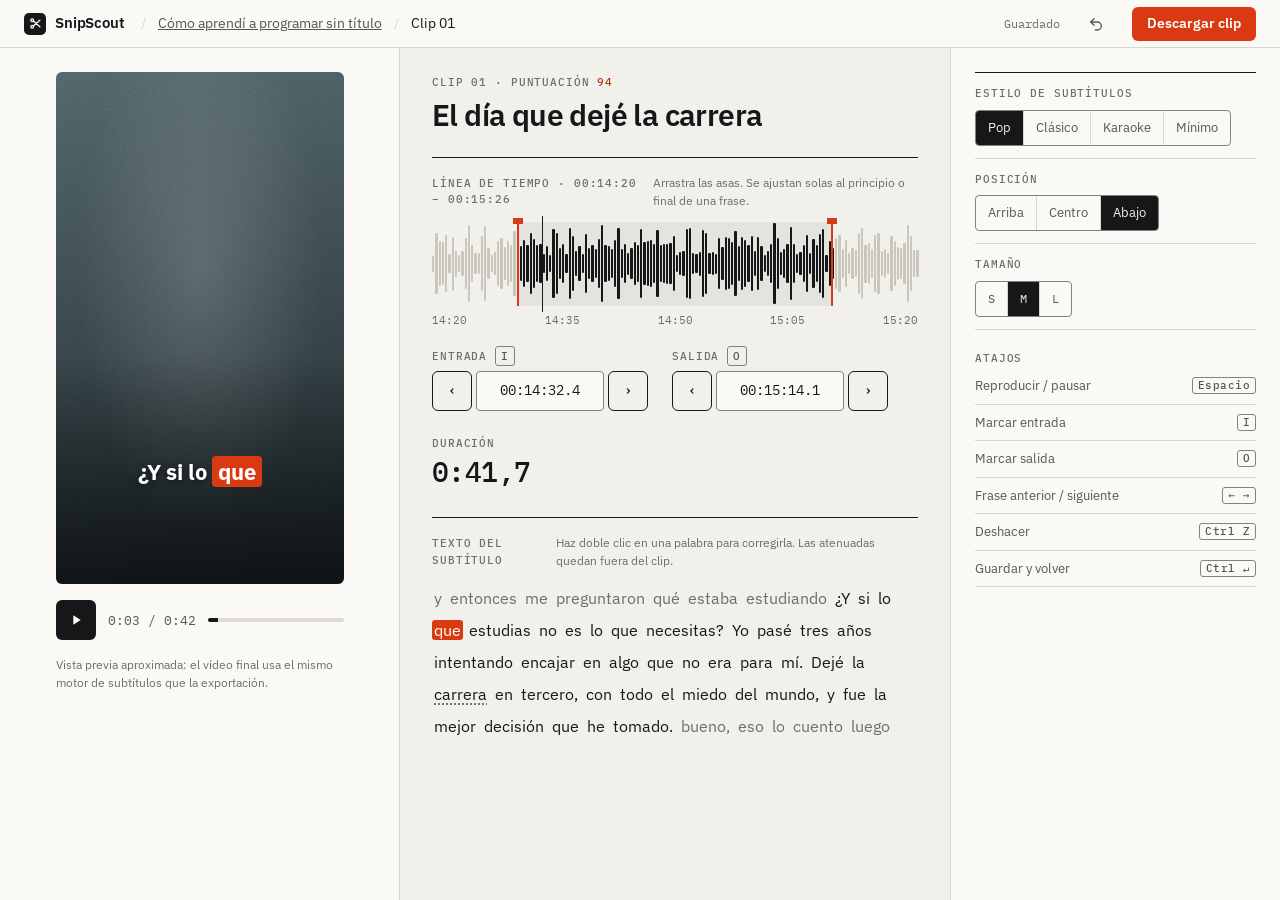
<file: design/screens/editor.html>
<!doctype html>
<html lang="es">
<head>
<meta charset="utf-8">
<meta name="viewport" content="width=device-width, initial-scale=1">
<title>Editor de clip · SnipScout</title>
<script src="../../src/snipscout/web/static/js/theme.js"></script>
<link rel="stylesheet" href="../../src/snipscout/web/static/css/fonts.css">
<link rel="stylesheet" href="../../src/snipscout/web/static/css/tokens.css">
<link rel="stylesheet" href="../../src/snipscout/web/static/css/components.css">
<style>
  .page { display: grid; grid-template-columns: 400px minmax(0, 1fr) 330px; height: calc(100% - var(--topbar-h)); }
  .player { background: var(--panel); border-right: var(--bw) solid var(--line); padding: var(--s-6) var(--s-7); display: flex; flex-direction: column; align-items: center; gap: var(--s-4); }
  .player .thumb--preview { width: 288px; height: 512px; }
  .player .subtitle { font-size: 22px; bottom: 96px; }
  .transport { width: 288px; display: flex; align-items: center; gap: var(--s-3); }
  .transport .mono { font-size: 12.5px; color: var(--text-2); }
  .note { width: 288px; font-size: 12px; color: var(--text-3); margin: 0; }
  .work { padding: 26px var(--s-8) var(--s-6); overflow: auto; min-width: 0; display: flex; flex-direction: column; gap: var(--s-6); }
  .work h1 { margin: 6px 0 0; }
  .timeline { border-top: var(--bw) solid var(--rule); padding-top: var(--s-4); }
  .tl { position: relative; height: 84px; margin-top: var(--s-3); }
  .tl .wave { height: 84px; }
  .tl .wave i { --bar-w: 3px; }
  .tl .wave__marker { cursor: ew-resize; }
  .tl .wave__marker::after { content: ""; position: absolute; inset: 0 -8px; }
  .tl-ruler { display: flex; justify-content: space-between; font-size: var(--fs-label); color: var(--text-3); margin-top: 6px; }
  .inout { display: flex; gap: var(--s-6); align-items: end; margin-top: var(--s-5); flex-wrap: wrap; }
  .inout .field { grid-template-columns: auto; }
  .stepper-input { display: flex; align-items: center; gap: 4px; }
  .stepper-input .input { width: 128px; text-align: center; }
  .dur { font-family: var(--font-mono); font-size: 28px; font-weight: var(--fw-medium); letter-spacing: -0.02em; font-variant-numeric: tabular-nums; }
  .words { border-top: var(--bw) solid var(--rule); padding-top: var(--s-4); }
  .words__body { margin-top: var(--s-3); font-size: 16px; line-height: 2; max-width: 72ch; }
  .word[contenteditable="true"] { outline: 2px solid var(--focus); outline-offset: 1px; background: var(--panel); }
  .side { background: var(--panel); border-left: var(--bw) solid var(--line); padding: var(--s-6) var(--s-6); display: flex; flex-direction: column; gap: var(--s-5); overflow: auto; }
  .side .settings__row { grid-template-columns: minmax(0, 1fr); gap: 8px; }
  .keys { display: grid; gap: 8px; font-size: 13px; color: var(--text-2); }
  .keys div { display: flex; justify-content: space-between; align-items: center; padding-bottom: 8px; border-bottom: var(--bw) solid var(--line); }
  .saved { font-size: 12px; color: var(--text-3); }
  @media (max-width: 1180px) { .page { grid-template-columns: 330px minmax(0, 1fr); } .side { display: none; } .player .thumb--preview { width: 240px; height: 427px; } .transport, .note { width: 240px; } }
</style>
</head>
<body>
<header class="topbar">
  <div class="topbar__left">
    <a class="brand" href="index.html" aria-label="SnipScout, inicio"><span class="brand__mark" aria-hidden="true"><svg viewBox="0 0 24 24" fill="none" stroke="currentColor" stroke-width="2.6" stroke-linecap="round" stroke-linejoin="round"><circle cx="6" cy="6" r="2.5"/><circle cx="6" cy="18" r="2.5"/><path d="M8 7.5L20 18M8 16.5L20 6"/></svg></span>SnipScout</a>
    <div class="crumb"><span class="crumb__sep" aria-hidden="true">/</span><a class="crumb__name" href="resultados.html" style="color:inherit">Cómo aprendí a programar sin título</a><span class="crumb__sep" aria-hidden="true">/</span><span style="color:var(--text)">Clip 01</span></div>
  </div>
  <div class="topbar__right">
    <span class="saved mono" id="saved" aria-live="polite">Guardado</span>
    <span class="tip"><button class="btn btn--ghost btn--icon" type="button" id="undo" aria-label="Deshacer"><svg viewBox="0 0 24 24" fill="none" stroke="currentColor" stroke-width="2" stroke-linecap="round" stroke-linejoin="round"><path d="M9 14L4 9l5-5"/><path d="M4 9h10a6 6 0 0 1 0 12h-3"/></svg></button><span class="tip__bubble" role="tooltip">Deshacer<span class="kbd">Ctrl Z</span></span></span>
    <button class="btn btn--accent" type="button">Descargar clip</button>
  </div>
</header>

<div class="page">
  <section class="player" aria-label="Vista previa">
    <div class="thumb thumb--preview" style="--fa:#4a5b60;--fb:#1b2326"><div class="thumb__glow"></div><div class="thumb__shade"></div>
      <div class="subtitle" id="sub" aria-live="off"></div></div>
    <div class="transport">
      <span class="tip"><button class="btn btn--primary btn--icon" type="button" id="play" aria-label="Reproducir"><svg viewBox="0 0 24 24" fill="currentColor" id="play-ico"><path d="M8 5v14l11-7z"/></svg></button><span class="tip__bubble" role="tooltip">Reproducir<span class="kbd">Espacio</span></span></span>
      <span class="mono" id="clock">0:07 / 0:42</span>
      <div class="progress" style="flex:1"><div class="progress__fill" id="pbar" style="--p:.17"></div></div>
    </div>
    <p class="note">Vista previa aproximada: el vídeo final usa el mismo motor de subtítulos que la exportación.</p>
  </section>

  <main class="work">
    <div><div class="label">Clip 01 · Puntuación <span class="accent-text">94</span></div>
      <h1 class="title-1">El día que dejé la carrera</h1></div>

    <section class="timeline" aria-labelledby="tl-t">
      <div style="display:flex;justify-content:space-between;align-items:baseline"><span class="label" id="tl-t">Línea de tiempo · 00:14:20 – 00:15:26</span><span class="faint" style="font-size:12px">Arrastra las asas. Se ajustan solas al principio o final de una frase.</span></div>
      <div class="tl" id="tl">
        <div class="wave__region" id="region"></div>
        <div class="wave" id="wave" aria-hidden="true"></div>
        <span class="wave__marker wave__marker--in" id="h-in" role="slider" tabindex="0" aria-label="Entrada" aria-valuetext="00:14:32"></span>
        <span class="wave__marker wave__marker--out" id="h-out" role="slider" tabindex="0" aria-label="Salida" aria-valuetext="00:15:14"></span>
        <span class="wave__playhead" id="ph"></span>
      </div>
      <div class="tl-ruler mono"><span>14:20</span><span>14:35</span><span>14:50</span><span>15:05</span><span>15:20</span></div>
      <div class="inout">
        <div class="field"><label class="label" for="in">Entrada <span class="kbd">I</span></label>
          <div class="stepper-input"><button class="btn btn--outline btn--icon" type="button" aria-label="Frase anterior">‹</button><input class="input input--mono" id="in" value="00:14:32.4"><button class="btn btn--outline btn--icon" type="button" aria-label="Frase siguiente">›</button></div></div>
        <div class="field"><label class="label" for="out">Salida <span class="kbd">O</span></label>
          <div class="stepper-input"><button class="btn btn--outline btn--icon" type="button" aria-label="Frase anterior">‹</button><input class="input input--mono" id="out" value="00:15:14.1"><button class="btn btn--outline btn--icon" type="button" aria-label="Frase siguiente">›</button></div></div>
        <div><div class="label">Duración</div><div class="dur">0:41,7</div></div>
      </div>
    </section>

    <section class="words" aria-labelledby="w-t">
      <div style="display:flex;justify-content:space-between;align-items:baseline"><span class="label" id="w-t">Texto del subtítulo</span><span class="faint" style="font-size:12px">Haz doble clic en una palabra para corregirla. Las atenuadas quedan fuera del clip.</span></div>
      <div class="words__body" id="words"></div>
    </section>
  </main>

  <aside class="side" aria-label="Estilo y atajos">
    <div class="settings">
      <div class="settings__row"><span class="label" id="l-st">Estilo de subtítulos</span>
        <div class="seg seg--sans" data-seg role="group" aria-labelledby="l-st"><button type="button" aria-pressed="true">Pop</button><button type="button" aria-pressed="false">Clásico</button><button type="button" aria-pressed="false">Karaoke</button><button type="button" aria-pressed="false">Mínimo</button></div></div>
      <div class="settings__row"><span class="label" id="l-pos">Posición</span>
        <div class="seg seg--sans" data-seg role="group" aria-labelledby="l-pos"><button type="button" aria-pressed="false">Arriba</button><button type="button" aria-pressed="false">Centro</button><button type="button" aria-pressed="true">Abajo</button></div></div>
      <div class="settings__row"><span class="label" id="l-sz">Tamaño</span>
        <div class="seg" data-seg role="group" aria-labelledby="l-sz"><button type="button" aria-pressed="false">S</button><button type="button" aria-pressed="true">M</button><button type="button" aria-pressed="false">L</button></div></div>
    </div>
    <div><div class="label" style="margin-bottom:10px">Atajos</div>
      <div class="keys">
        <div><span>Reproducir / pausar</span><span class="kbd">Espacio</span></div>
        <div><span>Marcar entrada</span><span class="kbd">I</span></div>
        <div><span>Marcar salida</span><span class="kbd">O</span></div>
        <div><span>Frase anterior / siguiente</span><span class="kbd">← →</span></div>
        <div><span>Deshacer</span><span class="kbd">Ctrl Z</span></div>
        <div><span>Guardar y volver</span><span class="kbd">Ctrl ↵</span></div>
      </div></div>
  </aside>
</div>
<script src="../js/ui.js"></script>
<script>
  UI.bindSegs();
  const N = 150, IN = 0.18, OUT = 0.82;
  const wave = document.getElementById("wave");
  UI.wave(wave, N, (i) => (i / N >= IN && i / N <= OUT ? "in" : ""), 2);
  const pct = (v) => `${v * 100}%`;
  document.getElementById("region").style.cssText = `left:${pct(IN)};width:${pct(OUT - IN)}`;
  document.getElementById("h-in").style.left = `calc(${pct(IN)} - 2px)`;
  document.getElementById("h-out").style.left = pct(OUT);

  const before = "y entonces me preguntaron qué estaba estudiando".split(" ");
  const clip = "¿Y si lo que estudias no es lo que necesitas? Yo pasé tres años intentando encajar en algo que no era para mí. Dejé la carrera en tercero, con todo el miedo del mundo, y fue la mejor decisión que he tomado.".split(" ");
  const after = "bueno, eso lo cuento luego".split(" ");
  const words = document.getElementById("words");
  words.innerHTML = [...before.map((w) => `<span class="word is-out">${w}</span>`),
    ...clip.map((w, k) => `<span class="word${k === 25 ? " is-edited" : ""}" tabindex="0" data-k="${k}">${w}</span>`),
    ...after.map((w) => `<span class="word is-out">${w}</span>`)].join(" ");

  /* Subtitle groups of up to 4 words; the active word gets the accent background. */
  const groups = [];
  for (let k = 0; k < clip.length; k += 4) groups.push(clip.slice(k, k + 4).map((w, j) => k + j));
  let k = 3, playing = false, timer;
  function show() {
    const g = groups.find((x) => x.includes(k));
    document.getElementById("sub").innerHTML = g.map((i) => (i === k ? `<mark>${clip[i]}</mark>` : clip[i])).join(" ");
    words.querySelectorAll(".word.is-active").forEach((w) => w.classList.remove("is-active"));
    const el = words.querySelector(`[data-k="${k}"]`); if (el) el.classList.add("is-active");
    const f = k / (clip.length - 1);
    document.getElementById("ph").style.left = pct(IN + f * (OUT - IN));
    document.getElementById("pbar").style.setProperty("--p", f.toFixed(3));
    const s = Math.round(f * 42);
    document.getElementById("clock").textContent = `0:${String(s).padStart(2, "0")} / 0:42`;
  }
  function toggle() {
    playing = !playing;
    document.getElementById("play").setAttribute("aria-label", playing ? "Pausar" : "Reproducir");
    document.getElementById("play-ico").innerHTML = playing ? '<path d="M7 5h4v14H7zM13 5h4v14h-4z"/>' : '<path d="M8 5v14l11-7z"/>';
    clearInterval(timer);
    if (playing) timer = setInterval(() => { k = (k + 1) % clip.length; show(); }, 380);
  }
  document.getElementById("play").addEventListener("click", toggle);
  document.addEventListener("keydown", (e) => {
    if (e.target.isContentEditable || e.target.tagName === "INPUT") return;
    if (e.code === "Space") { e.preventDefault(); toggle(); }
    if (e.key === "ArrowRight") { k = Math.min(clip.length - 1, k + 1); show(); }
    if (e.key === "ArrowLeft") { k = Math.max(0, k - 1); show(); }
    if ((e.ctrlKey || e.metaKey) && e.key === "z") { e.preventDefault(); UI.toast("Deshecho: corrección de «tercero»", "Rehacer"); }
  });
  words.addEventListener("dblclick", (e) => {
    const w = e.target.closest(".word:not(.is-out)"); if (!w) return;
    w.contentEditable = "true"; w.focus();
    const done = () => { w.contentEditable = "false"; w.classList.add("is-edited"); const s = document.getElementById("saved"); s.textContent = "Guardando…"; setTimeout(() => (s.textContent = "Guardado"), 500); };
    w.addEventListener("blur", done, { once: true });
    w.addEventListener("keydown", (ev) => { if (ev.key === "Enter") { ev.preventDefault(); w.blur(); } });
  });
  show();
</script>
</body>
</html>
</file>
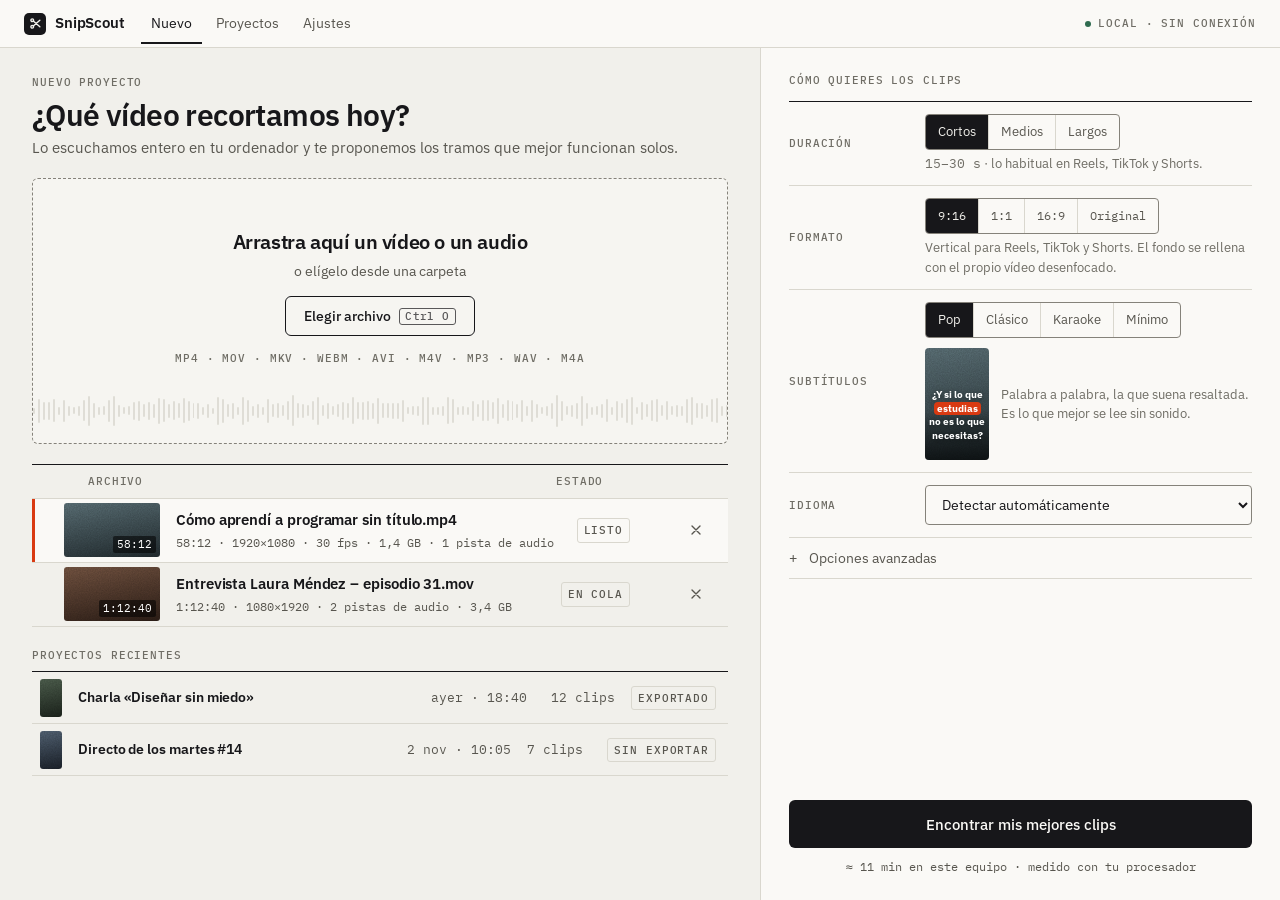
<file: design/screens/inicio.html>
<!doctype html>
<html lang="es">
<head>
<meta charset="utf-8">
<meta name="viewport" content="width=device-width, initial-scale=1">
<title>Nuevo proyecto · SnipScout</title>
<script src="../../src/snipscout/web/static/js/theme.js"></script>
<link rel="stylesheet" href="../../src/snipscout/web/static/css/fonts.css">
<link rel="stylesheet" href="../../src/snipscout/web/static/css/tokens.css">
<link rel="stylesheet" href="../../src/snipscout/web/static/css/components.css">
<style>
  .page { display: grid; grid-template-columns: minmax(0, 1fr) 520px; height: calc(100% - var(--topbar-h)); }
  .left { padding: 26px var(--s-8) var(--s-6); overflow: auto; display: flex; flex-direction: column; gap: var(--s-5); }
  .left h1 { margin: 6px 0 4px; }
  .drop { min-height: 260px; padding-bottom: 76px; }
  .drop__wave { bottom: 12px; }
  .drop__title { font-size: var(--fs-h2); font-weight: var(--fw-semibold); letter-spacing: var(--tracking-title); }
  .drop .wave { height: 40px; gap: 3px; }
  .files .row { min-height: 64px; }
  .files .thumb--wide { margin: 0 var(--s-4) 0 var(--s-4); }
  .meta { font-family: var(--font-mono); font-size: 12px; color: var(--text-2); margin-top: 3px; }
  .recent .row { min-height: 52px; padding-left: var(--s-2); }
  .recent .thumb { --thumb-w: 22px; --thumb-h: 38px; margin-right: var(--s-4); }
  .right { background: var(--panel); border-left: var(--bw) solid var(--line); padding: var(--s-6) var(--s-7); overflow: auto; display: flex; flex-direction: column; }
  .settings__row { grid-template-columns: 120px minmax(0, 1fr); }
  .style-preview { margin-top: 10px; display: flex; gap: var(--s-3); align-items: center; }
  .style-preview .thumb { --thumb-w: 64px; --thumb-h: 112px; border-radius: var(--r-2); }
  .style-preview .subtitle { font-size: 10px; left: 4px; right: 4px; bottom: 18px; line-height: 1.35; }
  .style-preview .subtitle mark { padding: 0 3px; }
  .adv summary { cursor: pointer; list-style: none; display: flex; align-items: center; gap: var(--s-2); min-height: var(--control-h); color: var(--text-2); }
  .adv summary::before { content: "+"; font-family: var(--font-mono); width: 12px; }
  .adv[open] summary::before { content: "–"; }
  .adv { border-bottom: var(--bw) solid var(--line); }
  .go { margin-top: auto; padding-top: var(--s-6); display: grid; gap: 10px; }
  .go .btn { min-height: 48px; font-size: var(--fs-row); }
  .go p { margin: 0; font-size: 12px; color: var(--text-2); text-align: center; }
  .inline-check { display: flex; align-items: center; gap: 10px; min-height: var(--control-h); }
  @media (max-width: 1180px) { .page { grid-template-columns: minmax(0, 1fr) 400px; } .right { padding: var(--s-5); } .right .settings__row { grid-template-columns: minmax(0, 1fr); gap: 8px; } }
</style>
</head>
<body>
<header class="topbar">
  <div class="topbar__left">
    <a class="brand" href="index.html" aria-label="SnipScout, inicio"><span class="brand__mark" aria-hidden="true"><svg viewBox="0 0 24 24" fill="none" stroke="currentColor" stroke-width="2.6" stroke-linecap="round" stroke-linejoin="round"><circle cx="6" cy="6" r="2.5"/><circle cx="6" cy="18" r="2.5"/><path d="M8 7.5L20 18M8 16.5L20 6"/></svg></span>SnipScout</a>
    <nav class="nav" aria-label="Principal"><a href="inicio.html" aria-current="page">Nuevo</a><a href="resultados.html">Proyectos</a><a href="ajustes.html">Ajustes</a></nav>
  </div>
  <div class="topbar__right"><span class="label status-dot">Local · sin conexión</span></div>
</header>

<div class="page">
  <main class="left">
    <div>
      <div class="label">Nuevo proyecto</div>
      <h1 class="title-1">¿Qué vídeo recortamos hoy?</h1>
      <p class="lead">Lo escuchamos entero en tu ordenador y te proponemos los tramos que mejor funcionan solos.</p>
    </div>

    <div class="drop" id="drop">
      <div class="drop__wave wave" id="drop-wave" aria-hidden="true"></div>
      <div class="drop__body">
        <div class="drop__idle">
          <div class="drop__title">Arrastra aquí un vídeo o un audio</div>
          <p class="muted" style="margin:4px 0 14px">o elígelo desde una carpeta</p>
          <button class="btn btn--outline btn--lg" type="button" id="pick">Elegir archivo <kbd>Ctrl O</kbd></button>
          <div class="label" style="margin-top:14px">MP4 · MOV · MKV · WEBM · AVI · M4V · MP3 · WAV · M4A</div>
        </div>
        <div class="drop__over drop__title">Suelta aquí para añadirlo</div>
      </div>
    </div>

    <section aria-label="Archivos" class="files">
      <div class="table">
        <div class="table__head label"><span style="width:56px"></span><span style="flex:1">Archivo</span><span style="width:120px">Estado</span><span style="width:40px"></span></div>
        <div class="row" aria-selected="true">
          <span style="width:16px"></span><div class="thumb thumb--wide" style="--fa:#4a5b60;--fb:#1b2326"><span class="thumb__badge">58:12</span></div>
          <div class="row__main"><div class="row__title">Cómo aprendí a programar sin título.mp4</div><div class="meta">58:12 · 1920×1080 · 30 fps · 1,4 GB · 1 pista de audio</div></div>
          <span class="tag" style="width:auto;margin-right:46px">Listo</span>
          <button class="btn btn--ghost btn--icon" type="button" aria-label="Quitar de la lista"><svg viewBox="0 0 24 24" fill="none" stroke="currentColor" stroke-width="2" stroke-linecap="round"><path d="M6 6l12 12M18 6L6 18"/></svg></button>
        </div>
        <div class="row">
          <span style="width:16px"></span><div class="thumb thumb--wide" style="--fa:#5e4435;--fb:#241812"><span class="thumb__badge">1:12:40</span></div>
          <div class="row__main"><div class="row__title">Entrevista Laura Méndez – episodio 31.mov</div><div class="meta">1:12:40 · 1080×1920 · 2 pistas de audio · 3,4 GB</div></div>
          <span class="tag" style="margin-right:46px">En cola</span>
          <button class="btn btn--ghost btn--icon" type="button" aria-label="Quitar de la lista"><svg viewBox="0 0 24 24" fill="none" stroke="currentColor" stroke-width="2" stroke-linecap="round"><path d="M6 6l12 12M18 6L6 18"/></svg></button>
        </div>
      </div>
    </section>

    <section class="recent" aria-labelledby="recent-t">
      <div class="label" id="recent-t" style="margin-bottom:8px">Proyectos recientes</div>
      <div class="table">
        <a class="row" href="resultados.html" style="color:inherit;text-decoration:none"><div class="thumb" style="--fa:#3f4d3f;--fb:#171d17"></div><div class="row__main"><div class="row__title" style="font-size:14px">Charla «Diseñar sin miedo»</div></div><span class="row__cell mono" style="width:120px">ayer · 18:40</span><span class="row__cell mono" style="width:80px">12 clips</span><span class="tag" style="width:auto">Exportado</span></a>
        <a class="row" href="resultados.html" style="color:inherit;text-decoration:none"><div class="thumb" style="--fa:#43505e;--fb:#161b22"></div><div class="row__main"><div class="row__title" style="font-size:14px">Directo de los martes #14</div></div><span class="row__cell mono" style="width:120px">2 nov · 10:05</span><span class="row__cell mono" style="width:80px">7 clips</span><span class="tag">Sin exportar</span></a>
      </div>
    </section>
  </main>

  <aside class="right" aria-label="Ajustes del análisis">
    <div class="label" style="margin-bottom:12px">Cómo quieres los clips</div>
    <div class="settings">
      <div class="settings__row"><span class="label" id="l-dur">Duración</span>
        <div><div class="seg seg--sans" data-seg id="dur-seg" role="group" aria-labelledby="l-dur"><button type="button" data-value="short" aria-pressed="true">Cortos</button><button type="button" data-value="medium" aria-pressed="false">Medios</button><button type="button" data-value="long" aria-pressed="false">Largos</button></div>
        <div class="settings__help" id="dur-help"><span class="mono">15–30 s</span> · lo habitual en Reels, TikTok y Shorts.</div></div></div>
      <div class="settings__row"><span class="label" id="l-fmt">Formato</span>
        <div><div class="seg" data-seg role="group" aria-labelledby="l-fmt"><button type="button" aria-pressed="true">9:16</button><button type="button" aria-pressed="false">1:1</button><button type="button" aria-pressed="false">16:9</button><button type="button" aria-pressed="false">Original</button></div>
        <div class="settings__help">Vertical para Reels, TikTok y Shorts. El fondo se rellena con el propio vídeo desenfocado.</div></div></div>
      <div class="settings__row"><span class="label" id="l-sub">Subtítulos</span>
        <div><div class="seg seg--sans" data-seg id="sub-seg" role="group" aria-labelledby="l-sub"><button type="button" data-value="pop" aria-pressed="true">Pop</button><button type="button" data-value="classic" aria-pressed="false">Clásico</button><button type="button" data-value="karaoke" aria-pressed="false">Karaoke</button><button type="button" data-value="minimal" aria-pressed="false">Mínimo</button></div>
        <div class="style-preview"><div class="thumb" style="--fa:#4a5b60;--fb:#1b2326"><div class="thumb__shade"></div><div class="subtitle" id="sub-sample">¿Y si lo que <mark>estudias</mark> no es lo que necesitas?</div></div>
          <div class="settings__help" id="sub-help" style="margin:0">Palabra a palabra, la que suena resaltada. Es lo que mejor se lee sin sonido.</div></div></div></div>
      <div class="settings__row"><label class="label" for="lang">Idioma</label>
        <select class="select" id="lang"><option>Detectar automáticamente</option><option>Español</option><option>Inglés</option></select></div>
    </div>
    <details class="adv"><summary>Opciones avanzadas</summary>
      <div class="settings" style="border-top:0">
        <div class="settings__row"><span class="label" id="l-prec">Precisión</span><div><div class="seg seg--sans" data-seg role="group" aria-labelledby="l-prec"><button type="button" aria-pressed="false">Rápido</button><button type="button" aria-pressed="true">Equilibrado</button><button type="button" aria-pressed="false">Preciso</button></div></div></div>
        <div class="settings__row"><span class="label">Prueba</span><label class="inline-check"><input class="check" type="checkbox" id="quick"> Analizar solo los 10 primeros minutos</label></div>
      </div>
    </details>
    <div class="go">
      <button class="btn btn--primary btn--block" type="button" id="go">Encontrar mis mejores clips</button>
      <p class="mono">≈ 11 min en este equipo · medido con tu procesador</p>
    </div>
  </aside>
</div>
<script src="../js/ui.js"></script>
<script>
  UI.wave(document.getElementById("drop-wave"), 140, () => "todo", 0.8);
  UI.bindSegs();
  const drop = document.getElementById("drop");
  let depth = 0;
  drop.addEventListener("dragenter", (e) => { e.preventDefault(); depth++; drop.classList.add("is-over"); });
  drop.addEventListener("dragover", (e) => e.preventDefault());
  drop.addEventListener("dragleave", () => { if (--depth <= 0) { depth = 0; drop.classList.remove("is-over"); } });
  drop.addEventListener("drop", (e) => { e.preventDefault(); depth = 0; drop.classList.remove("is-over"); UI.toast("Archivo añadido a la cola"); });
  if (location.hash === "#arrastrando") drop.classList.add("is-over");
  const samples = {
    pop: ["¿Y si lo que <mark>estudias</mark> no es lo que necesitas?", "Palabra a palabra, la que suena resaltada. Es lo que mejor se lee sin sonido."],
    classic: ["¿Y si lo que estudias no es lo que necesitas?", "Una línea limpia con contorno. Para charlas y contenido largo."],
    karaoke: ["<mark>¿Y si lo que estudias</mark> no es lo que necesitas?", "Se va rellenando según se habla. Muy visual para frases cortas."],
    minimal: ["¿Y si lo que estudias no es lo que necesitas?", "Texto pequeño y discreto, sin resaltado."],
  };
  const durHelp = { short: "<span class=\"mono\">15–30 s</span> · lo habitual en Reels, TikTok y Shorts.", medium: "<span class=\"mono\">30–60 s</span> · para explicar una idea completa.", long: "<span class=\"mono\">60–90 s</span> · historias y respuestas largas." };
  document.getElementById("dur-seg").addEventListener("segchange", (e) => (document.getElementById("dur-help").innerHTML = durHelp[e.detail]));
  document.getElementById("sub-seg").addEventListener("segchange", (e) => {
    const [html, help] = samples[e.detail];
    document.getElementById("sub-sample").innerHTML = html;
    document.getElementById("sub-help").textContent = help;
  });
  document.getElementById("go").addEventListener("click", (e) => { e.currentTarget.classList.add("is-loading"); setTimeout(() => (location.href = "procesando.html"), 600); });
</script>
</body>
</html>
</file>
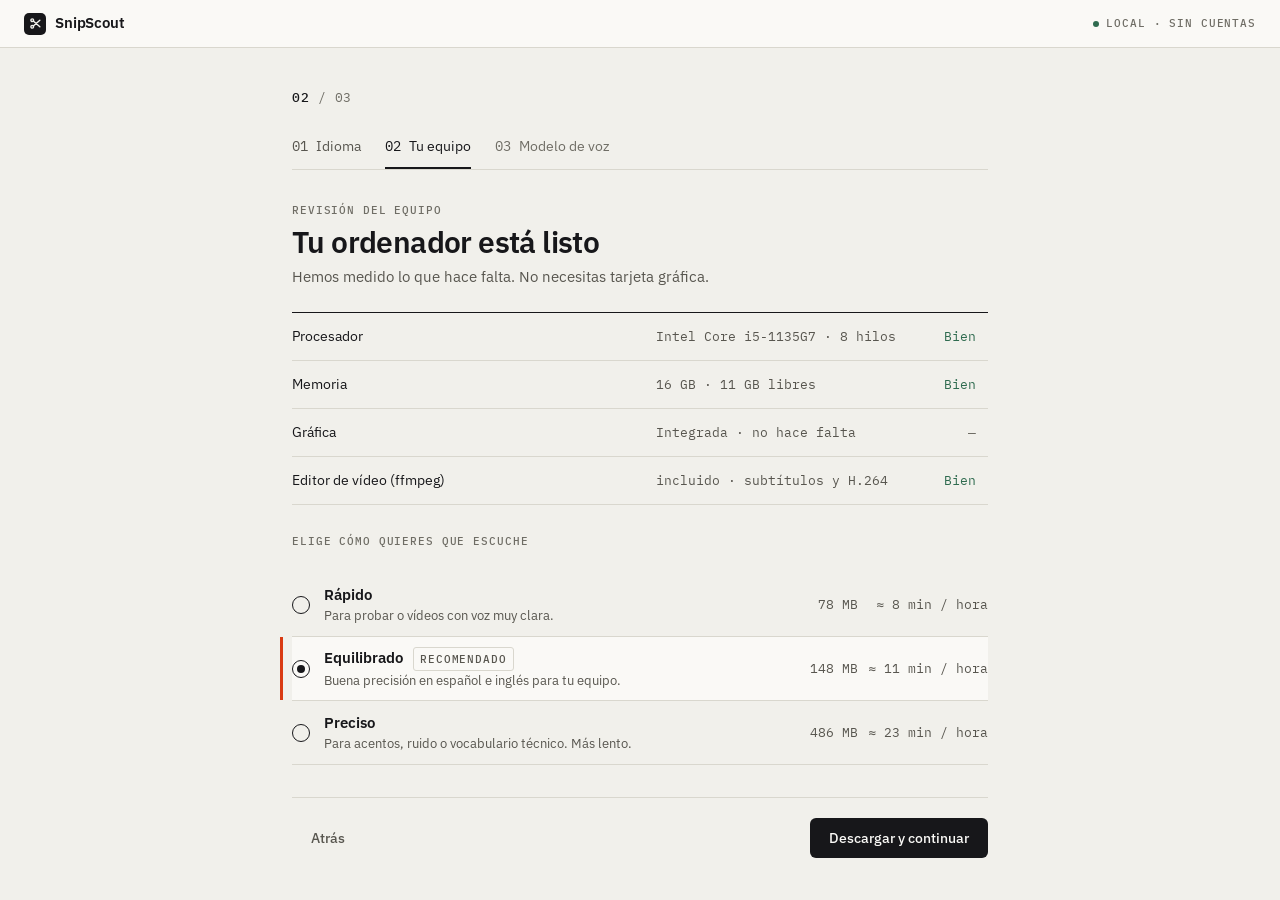
<file: design/screens/primer-arranque.html>
<!doctype html>
<html lang="es">
<head>
<meta charset="utf-8">
<meta name="viewport" content="width=device-width, initial-scale=1">
<title>Bienvenida · SnipScout</title>
<script src="../../src/snipscout/web/static/js/theme.js"></script>
<link rel="stylesheet" href="../../src/snipscout/web/static/css/fonts.css">
<link rel="stylesheet" href="../../src/snipscout/web/static/css/tokens.css">
<link rel="stylesheet" href="../../src/snipscout/web/static/css/components.css">
<style>
  .wrap { max-width: 760px; margin: 0 auto; padding: var(--s-10) var(--s-8) var(--s-8); }
  .count { font-family: var(--font-mono); font-size: 13px; color: var(--text-3); letter-spacing: .04em; }
  .count b { color: var(--text); font-weight: var(--fw-medium); }
  .stepper { margin-top: var(--s-4); }
  .step { margin-top: var(--s-8); }
  .step h1 { margin: 6px 0 6px; }
  .checks { margin-top: var(--s-6); }
  .checks .row { min-height: 48px; padding-left: 0; }
  .checks .row__main { font-size: 14px; }
  .ok { color: var(--ok); font-family: var(--font-mono); font-size: 12.5px; }
  .models { margin-top: var(--s-6); }
  .model { display: grid; grid-template-columns: 32px minmax(0, 1fr) 110px 130px; align-items: center; min-height: 64px; border-bottom: var(--bw) solid var(--line); cursor: pointer; position: relative; }
  .model:hover { background: var(--hover); }
  .model.is-selected { background: var(--panel); }
  .model.is-selected::before { content: ""; position: absolute; left: -12px; top: 0; bottom: 0; width: 3px; background: var(--accent); }
  .radio { appearance: none; width: 18px; height: 18px; border-radius: 50%; border: var(--bw-control) solid var(--text); margin: 0; display: grid; place-items: center; }
  .radio:checked::after { content: ""; width: 8px; height: 8px; border-radius: 50%; background: var(--text); }
  .model b { font-weight: var(--fw-semibold); font-size: var(--fs-row); }
  .model small { display: block; color: var(--text-2); font-size: 13px; }
  .model .mono { font-size: 12.5px; color: var(--text-2); text-align: right; }
  .dl { margin-top: var(--s-6); border-top: var(--bw) solid var(--rule); padding-top: var(--s-5); }
  .dl__nums { display: flex; justify-content: space-between; align-items: baseline; margin-bottom: 10px; }
  .dl__pct { font-family: var(--font-mono); font-size: 34px; font-weight: var(--fw-medium); letter-spacing: -0.02em; font-variant-numeric: tabular-nums; }
  .dl .progress { height: 6px; }
  .once { margin-top: var(--s-5); padding: var(--s-4); border: var(--bw) solid var(--line); border-radius: var(--r-2); display: flex; gap: var(--s-3); align-items: flex-start; background: var(--panel); }
  .once svg { width: 18px; height: 18px; color: var(--ok); flex: none; margin-top: 2px; }
  .nav-steps { display: flex; justify-content: space-between; margin-top: var(--s-8); padding-top: var(--s-5); border-top: var(--bw) solid var(--line); }
  .lang { margin-top: var(--s-6); display: grid; gap: 0; border-top: var(--bw) solid var(--rule); }
  .lang label { display: flex; align-items: center; gap: var(--s-4); min-height: 56px; border-bottom: var(--bw) solid var(--line); cursor: pointer; font-size: var(--fs-row); }
  .lang label:hover { background: var(--hover); }
</style>
</head>
<body>
<header class="topbar">
  <div class="topbar__left"><span class="brand"><span class="brand__mark" aria-hidden="true"><svg viewBox="0 0 24 24" fill="none" stroke="currentColor" stroke-width="2.6" stroke-linecap="round" stroke-linejoin="round"><circle cx="6" cy="6" r="2.5"/><circle cx="6" cy="18" r="2.5"/><path d="M8 7.5L20 18M8 16.5L20 6"/></svg></span>SnipScout</span></div>
  <div class="topbar__right"><span class="label status-dot">Local · sin cuentas</span></div>
</header>

<main class="wrap">
  <div class="count" aria-live="polite"><b id="n">02</b> / 03</div>
  <nav class="stepper" aria-label="Pasos">
    <span class="stepper__item" data-step="1"><span class="mono">01</span> Idioma</span>
    <span class="stepper__item" data-step="2"><span class="mono">02</span> Tu equipo</span>
    <span class="stepper__item" data-step="3"><span class="mono">03</span> Modelo de voz</span>
  </nav>

  <section class="step" data-panel="1" hidden>
    <div class="label">Antes de empezar</div>
    <h1 class="title-1">¿En qué idioma te hablamos?</h1>
    <p class="lead">Es el idioma de la aplicación. El de tus vídeos lo detectamos solos.</p>
    <div class="lang" role="radiogroup" aria-label="Idioma">
      <label><input class="radio" type="radio" name="lang" checked> Español</label>
      <label><input class="radio" type="radio" name="lang"> English</label>
    </div>
  </section>

  <section class="step" data-panel="2">
    <div class="label">Revisión del equipo</div>
    <h1 class="title-1">Tu ordenador está listo</h1>
    <p class="lead">Hemos medido lo que hace falta. No necesitas tarjeta gráfica.</p>
    <div class="table checks">
      <div class="row"><div class="row__main">Procesador</div><span class="row__cell mono" style="width:260px">Intel Core i5-1135G7 · 8 hilos</span><span class="ok" style="width:60px;text-align:right">Bien</span></div>
      <div class="row"><div class="row__main">Memoria</div><span class="row__cell mono" style="width:260px">16 GB · 11 GB libres</span><span class="ok" style="width:60px;text-align:right">Bien</span></div>
      <div class="row"><div class="row__main">Gráfica</div><span class="row__cell mono" style="width:260px">Integrada · no hace falta</span><span class="mono faint" style="width:60px;text-align:right;font-size:12.5px">—</span></div>
      <div class="row"><div class="row__main">Editor de vídeo (ffmpeg)</div><span class="row__cell mono" style="width:260px">incluido · subtítulos y H.264</span><span class="ok" style="width:60px;text-align:right">Bien</span></div>
    </div>
    <div class="label" style="margin-top:28px">Elige cómo quieres que escuche</div>
    <div class="models" role="radiogroup" aria-label="Modelo de transcripción" id="models">
      <label class="model"><input class="radio" type="radio" name="m"><span><b>Rápido</b><small>Para probar o vídeos con voz muy clara.</small></span><span class="mono">78 MB</span><span class="mono">≈ 8 min / hora</span></label>
      <label class="model is-selected"><input class="radio" type="radio" name="m" checked><span><b>Equilibrado <span class="tag" style="margin-left:6px">Recomendado</span></b><small>Buena precisión en español e inglés para tu equipo.</small></span><span class="mono">148 MB</span><span class="mono">≈ 11 min / hora</span></label>
      <label class="model"><input class="radio" type="radio" name="m"><span><b>Preciso</b><small>Para acentos, ruido o vocabulario técnico. Más lento.</small></span><span class="mono">486 MB</span><span class="mono">≈ 23 min / hora</span></label>
    </div>
  </section>

  <section class="step" data-panel="3" hidden>
    <div class="label">Modelo de voz · Equilibrado</div>
    <h1 class="title-1">Descargando el modelo</h1>
    <p class="lead">Es el que transcribe tus vídeos en este ordenador.</p>
    <div class="dl" aria-live="polite">
      <div class="dl__nums"><span class="dl__pct" id="pct">36 %</span><span class="mono muted" id="bytes">53 MB de 148 MB · 6,2 MB/s · quedan 15 s</span></div>
      <div class="progress"><div class="progress__fill" id="bar" style="--p:.36"></div></div>
      <div style="display:flex;gap:8px;margin-top:14px"><button class="btn btn--outline" type="button" id="pause">Pausar</button><span class="faint" style="font-size:13px;align-self:center">Si se corta la conexión, seguirá donde lo dejó.</span></div>
    </div>
    <div class="once"><svg viewBox="0 0 24 24" fill="none" stroke="currentColor" stroke-width="2" stroke-linecap="round" stroke-linejoin="round"><path d="M20 6L9 17l-5-5"/></svg>
      <div><b style="font-weight:600">Solo una vez; después funciona sin internet.</b><div class="muted" style="font-size:13.5px">Tus vídeos nunca salen de tu ordenador. No hay cuentas ni claves.</div></div></div>
  </section>

  <div class="nav-steps"><button class="btn btn--ghost btn--lg" type="button" id="back">Atrás</button><button class="btn btn--primary btn--lg" type="button" id="next">Descargar y continuar</button></div>
</main>
<script>
  let step = { "#paso1": 1, "#paso3": 3 }[location.hash] || 2, prog = 0.36, paused = false, timer;
  const nextLabel = { 1: "Continuar", 2: "Descargar y continuar", 3: "Empezar" };
  function go(s) {
    step = Math.max(1, Math.min(3, s));
    document.getElementById("n").textContent = String(step).padStart(2, "0");
    document.querySelectorAll("[data-panel]").forEach((p) => (p.hidden = +p.dataset.panel !== step));
    document.querySelectorAll(".stepper__item").forEach((it) => {
      const n = +it.dataset.step;
      it.classList.toggle("is-done", n < step);
      if (n === step) it.setAttribute("aria-current", "step"); else it.removeAttribute("aria-current");
    });
    document.getElementById("next").textContent = nextLabel[step];
    document.getElementById("next").disabled = step === 3 && prog < 1;
    document.getElementById("back").style.visibility = step === 1 ? "hidden" : "visible";
    clearInterval(timer);
    if (step === 3) timer = setInterval(tick, 300);
  }
  function tick() {
    if (paused || prog >= 1) return;
    prog = Math.min(1, prog + 0.012);
    const mb = Math.round(prog * 148);
    document.getElementById("pct").textContent = `${Math.round(prog * 100)} %`;
    document.getElementById("bar").style.setProperty("--p", prog.toFixed(3));
    document.getElementById("bytes").textContent = prog >= 1 ? "148 MB · verificado" : `${mb} MB de 148 MB · 6,2 MB/s · quedan ${Math.ceil((148 - mb) / 6.2)} s`;
    if (prog >= 1) document.getElementById("next").disabled = false;
  }
  document.getElementById("next").addEventListener("click", () => (step < 3 ? go(step + 1) : (location.href = "inicio.html")));
  document.getElementById("back").addEventListener("click", () => go(step - 1));
  document.getElementById("pause").addEventListener("click", (e) => { paused = !paused; e.currentTarget.textContent = paused ? "Reanudar" : "Pausar"; });
  document.getElementById("models").addEventListener("change", () => document.querySelectorAll(".model").forEach((m) => m.classList.toggle("is-selected", m.querySelector("input").checked)));
  go(step);
</script>
</body>
</html>
</file>
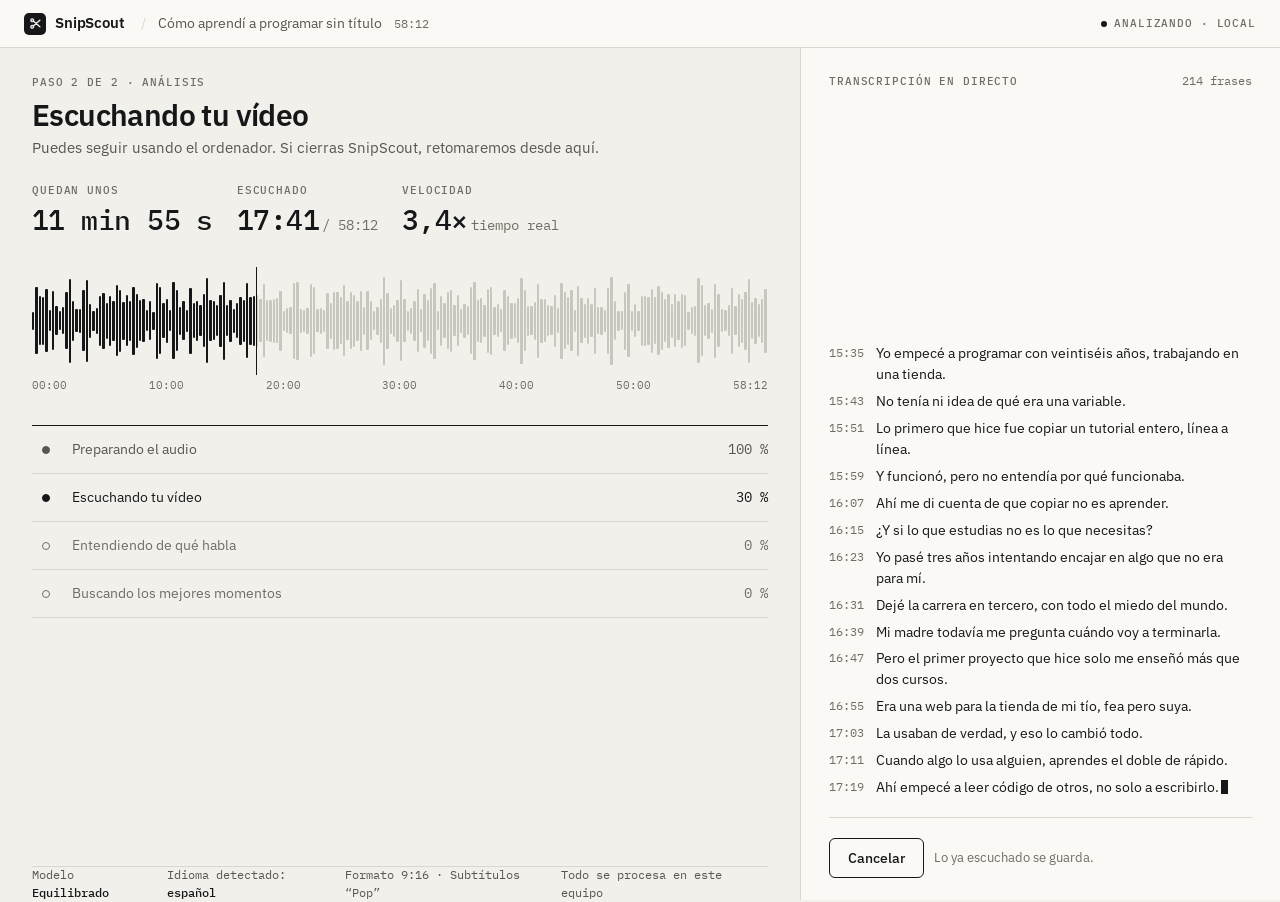
<file: design/screens/procesando.html>
<!doctype html>
<html lang="es">
<head>
<meta charset="utf-8">
<meta name="viewport" content="width=device-width, initial-scale=1">
<title>Analizando · SnipScout</title>
<script src="../../src/snipscout/web/static/js/theme.js"></script>
<link rel="stylesheet" href="../../src/snipscout/web/static/css/fonts.css">
<link rel="stylesheet" href="../../src/snipscout/web/static/css/tokens.css">
<link rel="stylesheet" href="../../src/snipscout/web/static/css/components.css">
<style>
  .page { display: grid; grid-template-columns: minmax(0, 1fr) var(--side-w); height: calc(100% - var(--topbar-h)); }
  .main { padding: 26px var(--s-8) 0; display: flex; flex-direction: column; min-width: 0; }
  .main h1 { margin: 6px 0 4px; }
  .eta { display: flex; gap: var(--s-6); margin-top: var(--s-6); align-items: baseline; flex-wrap: wrap; }
  .eta b { font-family: var(--font-mono); font-size: 28px; font-weight: var(--fw-medium); letter-spacing: -0.02em; font-variant-numeric: tabular-nums; }
  .big-wave { margin-top: var(--s-8); }
  .big-wave .wave { height: 96px; }
  .big-wave .wave i { --bar-w: 3px; }
  .ruler { display: flex; justify-content: space-between; margin-top: 8px; font-size: var(--fs-label); color: var(--text-3); }
  .wave-wrap { position: relative; }
  .stages { margin-top: var(--s-8); }
  .main .statusbar { margin-top: auto; }
  .side { background: var(--panel); border-left: var(--bw) solid var(--line); padding: var(--s-6) var(--s-7) 0; display: flex; flex-direction: column; min-height: 0; }
  .side .transcript { flex: 1; overflow: hidden; margin-top: var(--s-4); mask-image: linear-gradient(to bottom, transparent, #000 18%); -webkit-mask-image: linear-gradient(to bottom, transparent, #000 18%); display: flex; flex-direction: column; justify-content: flex-end; }
  .transcript__line { opacity: 1; transition: opacity var(--dur-base) linear, transform var(--dur-base) var(--ease-out); }
  .transcript__line.is-new { opacity: 0; transform: translateY(6px); }
  .side__foot { padding: var(--s-5) 0 22px; display: flex; gap: 10px; align-items: center; border-top: var(--bw) solid var(--line); margin-top: var(--s-4); }
  @media (max-width: 1180px) { :root { --side-w: 340px; } .eta b { font-size: 22px; } }
  .caret { display: inline-block; width: 7px; height: 14px; background: var(--text); vertical-align: -2px; margin-left: 2px; animation: blink 1s steps(1) infinite; }
  @keyframes blink { 50% { opacity: 0; } }
</style>
</head>
<body>
<header class="topbar">
  <div class="topbar__left">
    <a class="brand" href="index.html" aria-label="SnipScout, inicio"><span class="brand__mark" aria-hidden="true"><svg viewBox="0 0 24 24" fill="none" stroke="currentColor" stroke-width="2.6" stroke-linecap="round" stroke-linejoin="round"><circle cx="6" cy="6" r="2.5"/><circle cx="6" cy="18" r="2.5"/><path d="M8 7.5L20 18M8 16.5L20 6"/></svg></span>SnipScout</a>
    <div class="crumb"><span class="crumb__sep" aria-hidden="true">/</span><span class="crumb__name">Cómo aprendí a programar sin título</span><span class="mono faint" style="font-size:12px">58:12</span></div>
  </div>
  <div class="topbar__right"><span class="label status-dot status-dot--busy">Analizando · local</span></div>
</header>

<div class="page">
  <main class="main">
    <div class="label">Paso 2 de 2 · Análisis</div>
    <h1 class="title-1" id="headline">Escuchando tu vídeo</h1>
    <p class="lead">Puedes seguir usando el ordenador. Si cierras SnipScout, retomaremos desde aquí.</p>
    <div class="eta" aria-live="polite">
      <div><div class="label">Quedan unos</div><b id="eta">8 min 40 s</b></div>
      <div><div class="label">Escuchado</div><b id="done">17:30</b> <span class="mono faint">/ 58:12</span></div>
      <div><div class="label">Velocidad</div><b>3,4×</b> <span class="mono faint">tiempo real</span></div>
    </div>

    <div class="big-wave" aria-hidden="true">
      <div class="wave-wrap"><div class="wave" id="wave"></div><span class="wave__playhead" id="ph" style="left:30%"></span></div>
      <div class="ruler mono"><span>00:00</span><span>10:00</span><span>20:00</span><span>30:00</span><span>40:00</span><span>50:00</span><span>58:12</span></div>
    </div>

    <div class="stages" id="stages" role="list"></div>

    <div class="statusbar"><span>Modelo <b>Equilibrado</b></span><span>Idioma detectado: <b>español</b></span><span>Formato 9:16 · Subtítulos “Pop”</span>
      <span class="statusbar__end">Todo se procesa en este equipo</span></div>
  </main>

  <aside class="side" aria-label="Transcripción en directo">
    <div style="display:flex;justify-content:space-between;align-items:baseline"><span class="label">Transcripción en directo</span><span class="mono faint" style="font-size:12px" id="lines">214 frases</span></div>
    <div class="transcript" id="tr" aria-live="off"></div>
    <div class="side__foot">
      <button class="btn btn--outline btn--lg" type="button" id="cancel">Cancelar</button>
      <span class="faint" style="font-size:13px">Lo ya escuchado se guarda.</span>
    </div>
  </aside>
</div>

<div class="scrim" id="confirm" aria-hidden="true">
  <div class="modal" role="dialog" aria-modal="true" aria-labelledby="c-title">
    <div class="label">Cancelar análisis</div>
    <h2 class="title-2" id="c-title" style="margin-top:6px">¿Paramos aquí?</h2>
    <p class="muted" style="margin:8px 0 0">Guardamos los 17 minutos ya escuchados. Si vuelves a analizar, seguiremos desde ese punto.</p>
    <div class="modal__actions"><button class="btn btn--outline btn--lg" type="button" data-close id="really">Cancelar análisis</button><button class="btn btn--primary btn--lg" type="button" data-close>Seguir analizando</button></div>
  </div>
</div>

<script src="../js/ui.js"></script>
<script>
  const TOTAL = 58 * 60 + 12, N = 220;
  const STAGES = [["Preparando el audio", 1, 6], ["Escuchando tu vídeo", 0.3, 84], ["Entendiendo de qué habla", 0, 4], ["Buscando los mejores momentos", 0, 6]];
  const LINES = [
    "Yo empecé a programar con veintiséis años, trabajando en una tienda.", "No tenía ni idea de qué era una variable.",
    "Lo primero que hice fue copiar un tutorial entero, línea a línea.", "Y funcionó, pero no entendía por qué funcionaba.",
    "Ahí me di cuenta de que copiar no es aprender.", "¿Y si lo que estudias no es lo que necesitas?",
    "Yo pasé tres años intentando encajar en algo que no era para mí.", "Dejé la carrera en tercero, con todo el miedo del mundo.",
    "Mi madre todavía me pregunta cuándo voy a terminarla.", "Pero el primer proyecto que hice solo me enseñó más que dos cursos.",
    "Era una web para la tienda de mi tío, fea pero suya.", "La usaban de verdad, y eso lo cambió todo.",
    "Cuando algo lo usa alguien, aprendes el doble de rápido.", "Ahí empecé a leer código de otros, no solo a escribirlo.",
  ];
  let p = 0.30, li = 0;
  const wave = document.getElementById("wave"), stages = document.getElementById("stages"), tr = document.getElementById("tr");
  const fmt = (s) => `${String(Math.floor(s / 60)).padStart(2, "0")}:${String(Math.floor(s % 60)).padStart(2, "0")}`;

  function render() {
    UI.wave(wave, N, (i) => (i / N < p ? "done" : "todo"), 2.2);
    document.getElementById("ph").style.left = `${p * 100}%`;
    STAGES[1][1] = p;
    const states = STAGES.map((s) => (s[1] >= 1 ? "is-done" : s[1] > 0 ? "is-active" : ""));
    stages.innerHTML = STAGES.map(([name, prog], k) => `<div class="stage ${states[k]}" role="listitem"><span class="stage__dot" aria-hidden="true"></span><span>${name}</span><span class="stage__pct">${Math.round(prog * 100)} %</span></div>`).join("");
    document.getElementById("done").textContent = fmt(p * TOTAL);
    const left = Math.max(0, (1 - p) * TOTAL / 3.4);
    document.getElementById("eta").textContent = `${Math.floor(left / 60)} min ${String(Math.round(left % 60)).padStart(2, "0")} s`;
  }
  function addLine(text, t) {
    const line = document.createElement("div");
    line.className = "transcript__line is-new";
    line.innerHTML = `<span class="transcript__time">${fmt(t)}</span><span></span>`;
    line.lastChild.textContent = text;
    tr.querySelectorAll(".caret").forEach((c) => c.remove());
    line.lastChild.insertAdjacentHTML("beforeend", '<span class="caret" aria-hidden="true"></span>');
    tr.appendChild(line);
    requestAnimationFrame(() => line.classList.remove("is-new"));
    while (tr.children.length > 14) tr.firstChild.remove();
  }
  LINES.forEach((l, k) => addLine(l, p * TOTAL - (LINES.length - k) * 8));
  render();
  const reduce = matchMedia("(prefers-reduced-motion: reduce)").matches;
  const timer = setInterval(() => {
    p = Math.min(0.995, p + 0.004);
    if (Math.random() < 0.45) addLine(LINES[li++ % LINES.length], p * TOTAL);
    render();
  }, reduce ? 3000 : 900);
  const cancel = document.getElementById("cancel");
  cancel.addEventListener("click", () => UI.openModal("confirm", cancel));
  document.getElementById("really").addEventListener("click", () => { clearInterval(timer); UI.toast("Análisis cancelado. Lo escuchado queda guardado."); });
</script>
</body>
</html>
</file>
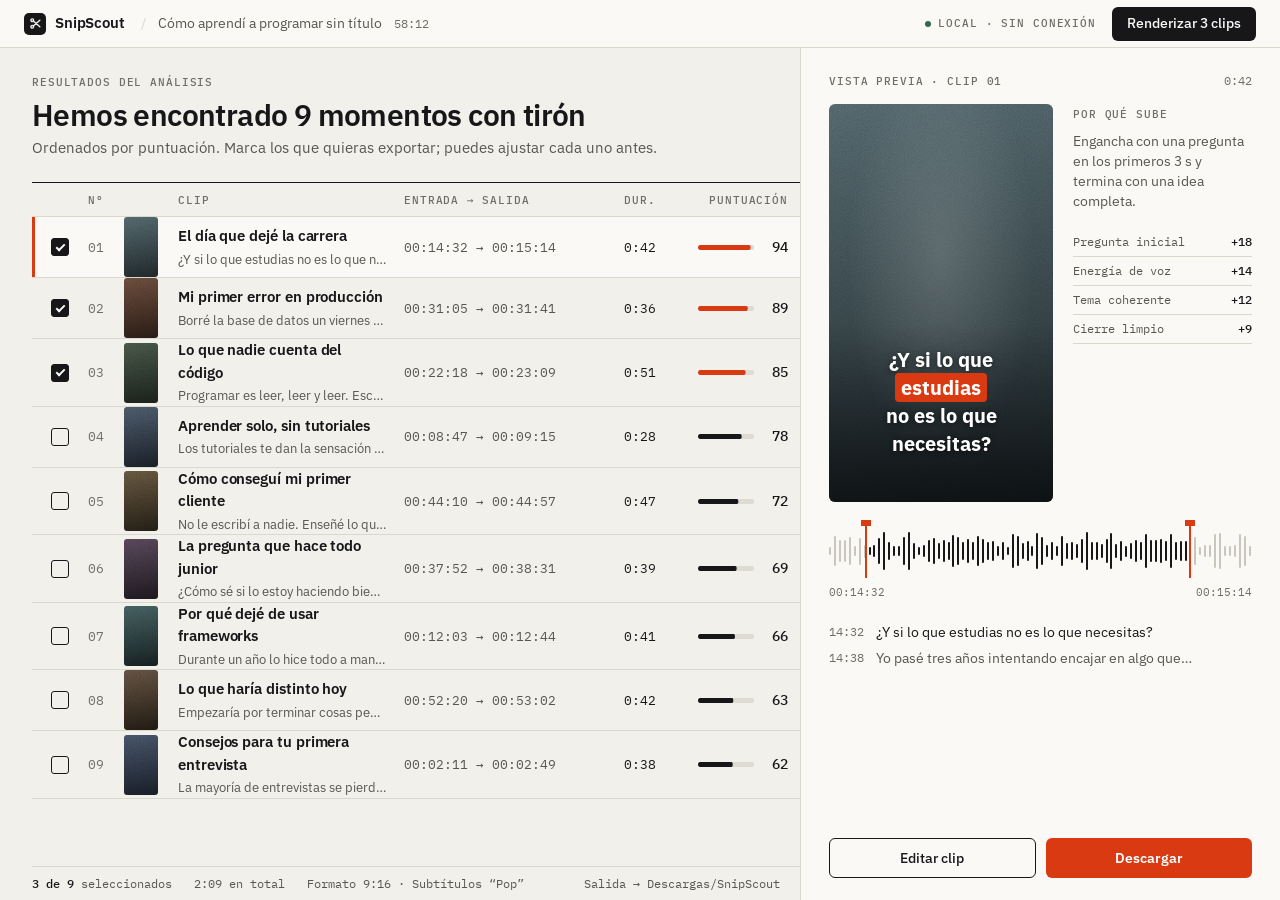
<file: design/screens/resultados.html>
<!doctype html>
<html lang="es">
<head>
<meta charset="utf-8">
<meta name="viewport" content="width=device-width, initial-scale=1">
<title>Resultados · SnipScout</title>
<script src="../../src/snipscout/web/static/js/theme.js"></script>
<link rel="stylesheet" href="../../src/snipscout/web/static/css/fonts.css">
<link rel="stylesheet" href="../../src/snipscout/web/static/css/tokens.css">
<link rel="stylesheet" href="../../src/snipscout/web/static/css/components.css">
<style>
  /* Screen layout only (no colours here). */
  .screen { display: flex; height: calc(100% - var(--topbar-h)); }
  .results { flex: 1; min-width: 0; padding: 26px 0 0 var(--s-8); position: relative; display: flex; flex-direction: column; }
  .results__intro h1 { margin: 6px 0 4px; }
  .results .table { margin-top: var(--s-6); flex: 1; overflow: auto; }
  .results .statusbar { flex: none; }
  .head-spacer-check { width: 56px; } .head-num { width: 36px; } .head-thumb { width: 54px; } .head-clip { flex: 1; }
  .gap-20 { width: 20px; flex: none; }
  .side { width: var(--side-w); flex: none; background: var(--panel); border-left: var(--bw) solid var(--line); padding: var(--s-6) var(--s-7) 0;
    position: relative; display: flex; flex-direction: column; }
  .side__head { display: flex; justify-content: space-between; align-items: baseline; }
  .side__top { display: flex; gap: var(--s-5); margin-top: 14px; }
  .why__text { font-size: 13.5px; color: var(--text-2); }
  .why__list { margin-top: var(--s-4); font-family: var(--font-mono); font-size: 12px; color: var(--text-2); }
  .why__list div { display: flex; justify-content: space-between; padding: 5px 0; border-bottom: var(--bw) solid var(--line); }
  .why__list b { color: var(--text); font-weight: var(--fw-medium); }
  .side .wave { margin-top: 22px; }
  .side__times { display: flex; justify-content: space-between; font-size: var(--fs-label); color: var(--text-3); margin-top: 6px; }
  .side .transcript { margin-top: 18px; }
  .side__actions { margin-top: auto; padding: var(--s-5) 0 22px; display: flex; gap: 10px; }
  .side__actions .btn { flex: 1; }
  .is-hidden { display: none !important; }
  @media (max-width: 1180px) { :root { --side-w: 380px; } .thumb--preview { width: 168px; height: 299px; } .c-in-out { width: 170px; } }
</style>
</head>
<body>
<header class="topbar">
  <div class="topbar__left">
    <a class="brand" href="index.html" aria-label="SnipScout, inicio">
      <span class="brand__mark" aria-hidden="true"><svg viewBox="0 0 24 24" fill="none" stroke="currentColor" stroke-width="2.6" stroke-linecap="round" stroke-linejoin="round"><circle cx="6" cy="6" r="2.5"/><circle cx="6" cy="18" r="2.5"/><path d="M8 7.5L20 18M8 16.5L20 6"/></svg></span>SnipScout</a>
    <div class="crumb"><span class="crumb__sep" aria-hidden="true">/</span><span class="crumb__name">Cómo aprendí a programar sin título</span><span class="mono faint" style="font-size:12px">58:12</span></div>
  </div>
  <div class="topbar__right">
    <span class="label status-dot">Local · sin conexión</span>
    <button class="btn btn--primary" type="button" id="render">Renderizar 3 clips</button>
  </div>
</header>

<div class="screen">
  <section class="results" aria-labelledby="r-title">
    <div class="results__intro">
      <div class="label">Resultados del análisis</div>
      <h1 class="title-1" id="r-title">Hemos encontrado 9 momentos con tirón</h1>
      <p class="lead" id="r-lead">Ordenados por puntuación. Marca los que quieras exportar; puedes ajustar cada uno antes.</p>
    </div>

    <div class="table" id="table" role="listbox" aria-label="Clips propuestos" aria-multiselectable="false">
      <div class="table__head label" aria-hidden="true">
        <span class="head-spacer-check"></span><span class="head-num">Nº</span><span class="head-thumb"></span><span class="head-clip">Clip</span>
        <span class="c-in-out">Entrada → salida</span><span class="c-dur">Dur.</span><span class="c-score">Puntuación</span>
      </div>
      <div id="rows"></div>
    </div>

    <!-- Empty state -->
    <div class="empty is-hidden" id="empty">
      <div class="label">Sin momentos</div>
      <h2 class="title-2">No hemos encontrado tramos que funcionen solos</h2>
      <p class="lead">Pasa con vídeos muy cortos o con mucha música. Prueba con clips más largos o revisa el idioma del vídeo.</p>
      <div style="display:flex;gap:8px;margin-top:8px"><button class="btn btn--primary btn--lg" type="button">Probar con clips medios</button><button class="btn btn--outline btn--lg" type="button">Cambiar idioma</button></div>
    </div>

    <div class="statusbar">
      <span><b id="sel-count">3 de 9</b> seleccionados</span><span id="sel-total">2:05 en total</span><span>Formato 9:16 · Subtítulos “Pop”</span>
      <span class="statusbar__end">Salida → Descargas/SnipScout</span>
    </div>
  </section>

  <aside class="side" aria-label="Vista previa del clip">
    <div class="side__head"><span class="label" id="pv-label">Vista previa · Clip 01</span><span class="mono faint" style="font-size:12px" id="pv-dur">0:42</span></div>
    <div class="side__top">
      <div class="thumb thumb--preview" id="pv" style="--fa:#4a5b60;--fb:#1b2326">
        <div class="thumb__glow"></div><div class="thumb__shade"></div>
        <div class="subtitle" id="pv-sub">¿Y si lo que <mark>estudias</mark><br>no es lo que necesitas?</div>
      </div>
      <div style="padding-top:2px;min-width:0">
        <div class="label" style="margin-bottom:8px">Por qué sube</div>
        <div class="why__text" id="pv-why">Engancha con una pregunta en los primeros 3 s y termina con una idea completa.</div>
        <div class="why__list" id="pv-list"></div>
      </div>
    </div>
    <div class="wave" id="wf" aria-hidden="true"></div>
    <div class="side__times mono"><span id="pv-in">00:14:32</span><span id="pv-out">00:15:14</span></div>
    <div class="transcript" id="pv-tr"></div>
    <div class="side__actions">
      <a class="btn btn--outline btn--lg" href="editor.html">Editar clip</a>
      <button class="btn btn--accent btn--lg" type="button">Descargar</button>
    </div>
  </aside>
</div>

<script>
const CLIPS = [
  ["El día que dejé la carrera", "¿Y si lo que estudias no es lo que necesitas?", "00:14:32", "00:15:14", "0:42", 94, true, "#4a5b60", "#1b2326",
    "¿Y si lo que <mark>estudias</mark><br>no es lo que necesitas?", "Engancha con una pregunta en los primeros 3 s y termina con una idea completa.",
    [["Pregunta inicial", 18], ["Energía de voz", 14], ["Tema coherente", 12], ["Cierre limpio", 9]],
    [["14:32", "¿Y si lo que estudias no es lo que necesitas?"], ["14:38", "Yo pasé tres años intentando encajar en algo que…"]]],
  ["Mi primer error en producción", "Borré la base de datos un viernes a las seis de la tarde.", "00:31:05", "00:31:41", "0:36", 89, true, "#5e4435", "#241812",
    "Borré la <mark>base</mark> de datos<br>un viernes", "Empieza con una confesión concreta y la cuenta con buen ritmo.",
    [["Gancho concreto", 16], ["Energía de voz", 15], ["Buen ritmo", 11], ["Cierre limpio", 7]],
    [["31:05", "Borré la base de datos un viernes a las seis de la tarde."], ["31:11", "Y nadie se dio cuenta hasta el lunes…"]]],
  ["Lo que nadie cuenta del código", "Programar es leer, leer y leer. Escribir es lo de menos.", "00:22:18", "00:23:09", "0:51", 85, true, "#3f4d3f", "#171d17",
    "Programar es <mark>leer</mark>,<br>leer y leer", "Una idea fuerte y repetida que se entiende sin contexto.",
    [["Afirmación fuerte", 15], ["Tema coherente", 13], ["Se entiende solo", 10], ["Cierre limpio", 8]],
    [["22:18", "Programar es leer, leer y leer. Escribir es lo de menos."], ["22:25", "El código que más tocas no lo has escrito tú."]]],
  ["Aprender solo, sin tutoriales", "Los tutoriales te dan la sensación de avanzar sin avanzar.", "00:08:47", "00:09:15", "0:28", 78, false, "#43505e", "#161b22",
    "Te dan la sensación<br>de <mark>avanzar</mark>", "Contraste claro entre lo que parece y lo que pasa.", [["Contraste", 12], ["Buen ritmo", 10], ["Tema coherente", 9]],
    [["08:47", "Los tutoriales te dan la sensación de avanzar sin avanzar."]]],
  ["Cómo conseguí mi primer cliente", "No le escribí a nadie. Enseñé lo que había hecho.", "00:44:10", "00:44:57", "0:47", 72, false, "#5a4d38", "#1f1a12",
    "No le <mark>escribí</mark><br>a nadie", "Historia personal con un final que se puede copiar.", [["Historia", 11], ["Cierre limpio", 9], ["Energía de voz", 7]],
    [["44:10", "No le escribí a nadie. Enseñé lo que había hecho."]]],
  ["La pregunta que hace todo junior", "¿Cómo sé si lo estoy haciendo bien? Nadie te lo dice.", "00:37:52", "00:38:31", "0:39", 69, false, "#4d3f4f", "#1a151b",
    "¿Cómo sé si lo estoy<br>haciendo <mark>bien</mark>?", "Pregunta que muchos se hacen, aunque el final queda abierto.", [["Pregunta inicial", 14], ["Cierre abierto", -4], ["Tema coherente", 8]],
    [["37:52", "¿Cómo sé si lo estoy haciendo bien? Nadie te lo dice."]]],
  ["Por qué dejé de usar frameworks", "Durante un año lo hice todo a mano. Esto es lo que cambió.", "00:12:03", "00:12:44", "0:41", 66, false, "#3d5456", "#131c1c",
    "Lo hice todo<br>a <mark>mano</mark>", "Buen arranque; la explicación se alarga en el centro.", [["Gancho concreto", 10], ["Silencios largos", -5], ["Tema coherente", 9]],
    [["12:03", "Durante un año lo hice todo a mano. Esto es lo que cambió."]]],
  ["Lo que haría distinto hoy", "Empezaría por terminar cosas pequeñas, no por aprender más.", "00:52:20", "00:53:02", "0:42", 63, false, "#58493b", "#1d1710",
    "Terminar cosas<br><mark>pequeñas</mark>", "Consejo claro, con un arranque algo lento.", [["Cierre limpio", 10], ["Arranque lento", -6], ["Se entiende solo", 8]],
    [["52:20", "Empezaría por terminar cosas pequeñas, no por aprender más."]]],
  ["Consejos para tu primera entrevista", "La mayoría de entrevistas se pierden en los primeros cinco minutos.", "00:02:11", "00:02:49", "0:38", 62, false, "#3e4a5c", "#151a22",
    "Los primeros<br><mark>cinco</mark> minutos", "Empieza con una cifra; depende algo de lo dicho antes.", [["Cifra inicial", 12], ["Depende del contexto", -7], ["Buen ritmo", 6]],
    [["02:11", "La mayoría de entrevistas se pierden en los primeros cinco minutos."]]],
];
const HIGH = 85;
const rows = document.getElementById("rows");
const secs = (d) => { const [m, s] = d.split(":").map(Number); return m * 60 + s; };
const fmt = (t) => `${Math.floor(t / 60)}:${String(t % 60).padStart(2, "0")}`;
let active = 0;

function renderRows() {
  rows.innerHTML = CLIPS.map((c, i) => `
  <div class="row" role="option" tabindex="${i === active ? 0 : -1}" aria-selected="${i === active}" data-i="${i}">
    <label class="check-hit"><input class="check" type="checkbox" ${c[6] ? "checked" : ""} aria-label="Exportar «${c[0]}»" data-check="${i}"></label>
    <div class="row__num mono">${String(i + 1).padStart(2, "0")}</div>
    <div class="thumb" style="--fa:${c[7]};--fb:${c[8]}"></div><div class="gap-20"></div>
    <div class="row__main"><div class="row__title">${c[0]}</div><div class="row__sub">${c[1]}</div></div>
    <div class="row__cell mono c-in-out">${c[2]} → ${c[3]}</div>
    <div class="row__cell mono c-dur" style="color:var(--text)">${c[4]}</div>
    <div class="c-score"><div class="score ${c[5] >= HIGH ? "score--high" : ""}" style="--v:${c[5]}"><div class="score__track"><div class="score__fill"></div></div><span class="score__value">${c[5]}</span></div></div>
  </div>`).join("");
}

function wave(container, from, to) {
  let html = "";
  for (let i = 0; i < 86; i++) {
    const h = 8 + Math.abs(Math.sin(i * .7) * 18 + Math.sin(i * 1.9) * 10 + Math.sin(i * .23) * 6);
    html += `<i class="${i >= from && i <= to ? "in" : ""}" style="--h:${h.toFixed(1)}"></i>`;
  }
  const pct = (i) => `${(i / 85) * 100}%`;
  container.innerHTML = html + `<span class="wave__marker wave__marker--in" style="left:calc(${pct(from)} - 4px)"></span><span class="wave__marker wave__marker--out" style="left:calc(${pct(to)} + 2px)"></span>`;
}

function preview(i) {
  const c = CLIPS[i];
  document.getElementById("pv-label").textContent = `Vista previa · Clip ${String(i + 1).padStart(2, "0")}`;
  document.getElementById("pv-dur").textContent = c[4];
  document.getElementById("pv").style.cssText = `--fa:${c[7]};--fb:${c[8]}`;
  document.getElementById("pv-sub").innerHTML = c[9];
  document.getElementById("pv-why").textContent = c[10];
  document.getElementById("pv-list").innerHTML = c[11].map(([k, v]) => `<div><span>${k}</span><b>${v > 0 ? "+" : "−"}${Math.abs(v)}</b></div>`).join("");
  document.getElementById("pv-in").textContent = c[2];
  document.getElementById("pv-out").textContent = c[3];
  document.getElementById("pv-tr").innerHTML = c[12].map(([t, s], k) => `<div class="transcript__line"><span class="transcript__time">${t}</span><span class="${k ? "transcript__text--dim" : ""}">${s}</span></div>`).join("");
  wave(document.getElementById("wf"), 8, 72);
}

function updateCount() {
  const sel = CLIPS.filter((c) => c[6]);
  const total = sel.reduce((a, c) => a + secs(c[4]), 0);
  document.getElementById("sel-count").textContent = `${sel.length} de ${CLIPS.length}`;
  document.getElementById("sel-total").textContent = `${fmt(total)} en total`;
  const r = document.getElementById("render");
  r.textContent = sel.length ? `Renderizar ${sel.length} ${sel.length === 1 ? "clip" : "clips"}` : "Marca algún clip";
  r.disabled = !sel.length;
}

function select(i, focus) {
  active = i;
  rows.querySelectorAll(".row").forEach((r, k) => { r.setAttribute("aria-selected", String(k === i)); r.tabIndex = k === i ? 0 : -1; });
  if (focus) rows.children[i].focus();
  preview(i);
}

rows.addEventListener("click", (e) => {
  const cb = e.target.closest("[data-check]");
  if (cb) { CLIPS[+cb.dataset.check][6] = cb.checked; updateCount(); return; }
  const row = e.target.closest(".row"); if (row) select(+row.dataset.i);
});
rows.addEventListener("keydown", (e) => {
  if (e.key === "ArrowDown" || e.key === "ArrowUp") { e.preventDefault(); select(Math.max(0, Math.min(CLIPS.length - 1, active + (e.key === "ArrowDown" ? 1 : -1))), true); }
  if (e.key === " " && e.target.classList.contains("row")) { e.preventDefault(); const cb = e.target.querySelector(".check"); cb.checked = !cb.checked; CLIPS[active][6] = cb.checked; updateCount(); }
});

/* States via hash: #vacio, #cargando */
function state() {
  const s = location.hash.slice(1);
  const table = document.getElementById("table"), empty = document.getElementById("empty");
  if (s === "vacio") {
    table.classList.add("is-hidden"); empty.classList.remove("is-hidden");
    document.querySelector(".side").classList.add("is-hidden");
    document.getElementById("r-title").textContent = "Este vídeo no nos ha dado clips";
    document.getElementById("r-lead").textContent = "Lo hemos escuchado entero, pero ningún tramo se sostiene solo.";
    return;
  }
  if (s === "cargando") {
    document.getElementById("r-title").textContent = "Preparando los resultados…";
    rows.innerHTML = Array.from({ length: 7 }, () => `<div class="row"><span class="check-hit"><span class="skeleton" style="width:18px;height:18px"></span></span><span class="row__num"></span><span class="skeleton" style="width:34px;height:60px"></span><span class="gap-20"></span><div class="row__main"><div class="skeleton" style="height:14px;width:42%"></div><div class="skeleton" style="height:11px;width:66%;margin-top:8px"></div></div><span class="c-in-out"><span class="skeleton" style="display:block;height:11px;width:150px"></span></span><span class="c-dur"></span><span class="c-score"><span class="skeleton" style="height:5px;width:56px"></span></span></div>`).join("");
    return;
  }
  renderRows(); select(active); updateCount();
}
state();
</script>
</body>
</html>
</file>
<file: src/snipscout/web/static/css/fonts.css>
/* IBM Plex (SIL OFL 1.1), vendored from @fontsource 5.3.0 — see THIRD_PARTY_LICENSES.md */
@font-face { font-family: "IBM Plex Sans"; font-style: normal; font-weight: 400; font-display: swap; src: url("../fonts/ibm-plex-sans-latin-400-normal.woff2") format("woff2"); unicode-range: U+0000-00FF, U+0131, U+0152-0153, U+02BB-02BC, U+02C6, U+02DA, U+02DC, U+0304, U+0308, U+0329, U+2000-206F, U+20AC, U+2122, U+2191, U+2193, U+2212, U+2215, U+FEFF, U+FFFD; }
@font-face { font-family: "IBM Plex Sans"; font-style: normal; font-weight: 400; font-display: swap; src: url("../fonts/ibm-plex-sans-latin-ext-400-normal.woff2") format("woff2"); unicode-range: U+0100-02BA, U+02BD-02C5, U+02C7-02CC, U+02CE-02D7, U+02DD-02FF, U+0304, U+0308, U+0329, U+1D00-1DBF, U+1E00-1E9F, U+1EF2-1EFF, U+2020, U+20A0-20AB, U+20AD-20C0, U+2113, U+2C60-2C7F, U+A720-A7FF; }
@font-face { font-family: "IBM Plex Sans"; font-style: normal; font-weight: 500; font-display: swap; src: url("../fonts/ibm-plex-sans-latin-500-normal.woff2") format("woff2"); unicode-range: U+0000-00FF, U+0131, U+0152-0153, U+02BB-02BC, U+02C6, U+02DA, U+02DC, U+0304, U+0308, U+0329, U+2000-206F, U+20AC, U+2122, U+2191, U+2193, U+2212, U+2215, U+FEFF, U+FFFD; }
@font-face { font-family: "IBM Plex Sans"; font-style: normal; font-weight: 500; font-display: swap; src: url("../fonts/ibm-plex-sans-latin-ext-500-normal.woff2") format("woff2"); unicode-range: U+0100-02BA, U+02BD-02C5, U+02C7-02CC, U+02CE-02D7, U+02DD-02FF, U+0304, U+0308, U+0329, U+1D00-1DBF, U+1E00-1E9F, U+1EF2-1EFF, U+2020, U+20A0-20AB, U+20AD-20C0, U+2113, U+2C60-2C7F, U+A720-A7FF; }
@font-face { font-family: "IBM Plex Sans"; font-style: normal; font-weight: 600; font-display: swap; src: url("../fonts/ibm-plex-sans-latin-600-normal.woff2") format("woff2"); unicode-range: U+0000-00FF, U+0131, U+0152-0153, U+02BB-02BC, U+02C6, U+02DA, U+02DC, U+0304, U+0308, U+0329, U+2000-206F, U+20AC, U+2122, U+2191, U+2193, U+2212, U+2215, U+FEFF, U+FFFD; }
@font-face { font-family: "IBM Plex Sans"; font-style: normal; font-weight: 600; font-display: swap; src: url("../fonts/ibm-plex-sans-latin-ext-600-normal.woff2") format("woff2"); unicode-range: U+0100-02BA, U+02BD-02C5, U+02C7-02CC, U+02CE-02D7, U+02DD-02FF, U+0304, U+0308, U+0329, U+1D00-1DBF, U+1E00-1E9F, U+1EF2-1EFF, U+2020, U+20A0-20AB, U+20AD-20C0, U+2113, U+2C60-2C7F, U+A720-A7FF; }
@font-face { font-family: "IBM Plex Sans"; font-style: normal; font-weight: 700; font-display: swap; src: url("../fonts/ibm-plex-sans-latin-700-normal.woff2") format("woff2"); unicode-range: U+0000-00FF, U+0131, U+0152-0153, U+02BB-02BC, U+02C6, U+02DA, U+02DC, U+0304, U+0308, U+0329, U+2000-206F, U+20AC, U+2122, U+2191, U+2193, U+2212, U+2215, U+FEFF, U+FFFD; }
@font-face { font-family: "IBM Plex Sans"; font-style: normal; font-weight: 700; font-display: swap; src: url("../fonts/ibm-plex-sans-latin-ext-700-normal.woff2") format("woff2"); unicode-range: U+0100-02BA, U+02BD-02C5, U+02C7-02CC, U+02CE-02D7, U+02DD-02FF, U+0304, U+0308, U+0329, U+1D00-1DBF, U+1E00-1E9F, U+1EF2-1EFF, U+2020, U+20A0-20AB, U+20AD-20C0, U+2113, U+2C60-2C7F, U+A720-A7FF; }
@font-face { font-family: "IBM Plex Mono"; font-style: normal; font-weight: 400; font-display: swap; src: url("../fonts/ibm-plex-mono-latin-400-normal.woff2") format("woff2"); unicode-range: U+0000-00FF, U+0131, U+0152-0153, U+02BB-02BC, U+02C6, U+02DA, U+02DC, U+0304, U+0308, U+0329, U+2000-206F, U+20AC, U+2122, U+2191, U+2193, U+2212, U+2215, U+FEFF, U+FFFD; }
@font-face { font-family: "IBM Plex Mono"; font-style: normal; font-weight: 400; font-display: swap; src: url("../fonts/ibm-plex-mono-latin-ext-400-normal.woff2") format("woff2"); unicode-range: U+0100-02BA, U+02BD-02C5, U+02C7-02CC, U+02CE-02D7, U+02DD-02FF, U+0304, U+0308, U+0329, U+1D00-1DBF, U+1E00-1E9F, U+1EF2-1EFF, U+2020, U+20A0-20AB, U+20AD-20C0, U+2113, U+2C60-2C7F, U+A720-A7FF; }
@font-face { font-family: "IBM Plex Mono"; font-style: normal; font-weight: 500; font-display: swap; src: url("../fonts/ibm-plex-mono-latin-500-normal.woff2") format("woff2"); unicode-range: U+0000-00FF, U+0131, U+0152-0153, U+02BB-02BC, U+02C6, U+02DA, U+02DC, U+0304, U+0308, U+0329, U+2000-206F, U+20AC, U+2122, U+2191, U+2193, U+2212, U+2215, U+FEFF, U+FFFD; }
@font-face { font-family: "IBM Plex Mono"; font-style: normal; font-weight: 500; font-display: swap; src: url("../fonts/ibm-plex-mono-latin-ext-500-normal.woff2") format("woff2"); unicode-range: U+0100-02BA, U+02BD-02C5, U+02C7-02CC, U+02CE-02D7, U+02DD-02FF, U+0304, U+0308, U+0329, U+1D00-1DBF, U+1E00-1E9F, U+1EF2-1EFF, U+2020, U+20A0-20AB, U+20AD-20C0, U+2113, U+2C60-2C7F, U+A720-A7FF; }
</file>
<file: src/snipscout/web/static/css/tokens.css>
/* SnipScout design tokens — the ONLY source of colour, type, spacing, radii, borders and motion.
   Themes change values only. Light = paper, dark = warm graphite.
   Theme selection: <html data-theme="light|dark">; without the attribute, prefers-color-scheme decides.
   Every text/background pair used by components is listed in scripts/check_contrast.py (AA). */

:root {
  /* --- Colour: surfaces --- */
  --bg: #F1F0EB;
  --panel: #FAF9F6;
  --sunken: #F6F5F1;              /* wells: drop zone, inputs on bg */
  --line: #D9D7CE;                /* 1px separators (decorative) */
  --line-strong: #85827A;         /* control borders (≥3:1 against bg/panel) */
  --rule: #17171A;                /* table top rule */

  /* --- Colour: text --- */
  --text: #17171A;
  --text-2: #58564F;
  --text-3: #6F6D65;
  --text-inverse: #FAF9F6;

  /* --- Colour: accent (scores high, active word, wave markers/handles, active row, Download) --- */
  --accent: #D93A12;
  --accent-text: #B5300C;         /* accent used as small text; #D93A12 is 4.0:1 on bg (fails AA) */
  --on-accent: #FFFFFF;
  --accent-wash: #D93A1214;       /* tinted backgrounds (drop "release here", selected word) */

  /* --- Colour: status --- */
  --ok: #2F6B4F;
  --warn: #8A5A00;
  --danger: #B42318;
  --danger-wash: #B4231810;

  /* --- Colour: controls --- */
  --btn-primary-bg: #17171A;
  --btn-primary-text: #FAF9F6;
  --btn-primary-hover: #34343A;
  --btn-outline-border: #17171A;
  --btn-outline-hover: #17171A0D;
  --check-bg: #17171A;
  --check-mark: #FAF9F6;
  --focus: #17171A;               /* ink: the accent is reserved for scores, active word, wave handles, active row, Download */
  --hover: #17171A08;
  --selected: #17171A0F;

  /* --- Colour: data viz --- */
  --score-track: #DDDBD2;
  --score-low: #17171A;
  --score-high: #D93A12;
  --wave-in: #17171A;
  --wave-out: #C9C7BD;
  --wave-done: #17171A;
  --wave-todo: #C9C7BD;
  --progress-track: #DDDBD2;
  --progress-fill: #17171A;

  /* --- Colour: media frames --- */
  --frame-default-a: #4A5B60;      /* placeholder frame when a clip has no thumbnail yet */
  --frame-default-b: #1B2326;
  --frame-shade: rgba(0, 0, 0, 0.55);
  --frame-glow: rgba(255, 255, 255, 0.16);
  --subtitle-text: #FFFFFF;
  --subtitle-active-text: #FFFFFF; /* word on accent highlight */
  --subtitle-shadow: rgba(0, 0, 0, 0.6);
  --grain-opacity: 0.5;
  --overlay: rgba(23, 23, 26, 0.32);
  --shadow-pop: 0 1px 2px rgba(23, 23, 26, 0.08), 0 12px 32px -8px rgba(23, 23, 26, 0.22);

  /* --- Type --- */
  --font-sans: "IBM Plex Sans", "Segoe UI", system-ui, sans-serif;
  --font-mono: "IBM Plex Mono", ui-monospace, "SF Mono", Consolas, monospace;
  --fs-label: 11px;               /* mono, uppercase, tracking .08em */
  --fs-mono: 12.5px;
  --fs-small: 13px;
  --fs-body: 14px;
  --fs-lead: 14.5px;
  --fs-row: 15px;
  --fs-h2: 20px;
  --fs-h1: 30px;
  --fw-regular: 400;
  --fw-medium: 500;
  --fw-semibold: 600;
  --fw-bold: 700;
  --lh-tight: 1.2;
  --lh-body: 1.5;
  --tracking-label: 0.08em;
  --tracking-title: -0.02em;
  --tracking-row: -0.005em;

  /* --- Space (base 4px) --- */
  --s-1: 4px; --s-2: 8px; --s-3: 12px; --s-4: 16px; --s-5: 20px; --s-6: 24px;
  --s-7: 28px; --s-8: 32px; --s-10: 40px; --s-12: 48px; --s-16: 64px;

  /* --- Size --- */
  --topbar-h: 48px;
  --row-h: 60px;
  --row-head-h: 34px;
  --statusbar-h: 34px;
  --control-h: 40px;
  --control-h-sm: 34px;
  --target-min: 40px;
  --check-size: 18px;
  --thumb-w: 34px;
  --thumb-h: 60px;
  --side-w: 480px;

  /* --- Shape --- */
  --r-1: 3px;   /* checkbox, thumbnails, tags */
  --r-2: 4px;   /* inputs, segmented, subtitle highlight */
  --r-3: 6px;   /* buttons, preview, panels */
  --bw: 1px;
  --bw-control: 1.5px;

  /* --- Motion --- */
  --dur-fast: 120ms;
  --dur-base: 220ms;
  --dur-theme: 150ms;
  --ease-out: cubic-bezier(0.2, 0.8, 0.2, 1);
  --ease-in-out: cubic-bezier(0.4, 0, 0.2, 1);

  color-scheme: light;
}

/* Dark: warm graphite. No pure black, no blue cast. Primary button becomes bone. */
@media (prefers-color-scheme: dark) {
  :root:not([data-theme="light"]) {
    --bg: #151513; --panel: #1C1C1A; --sunken: #11110F; --line: #34332E; --line-strong: #77746B; --rule: #EDEBE4;
    --text: #EDEBE4; --text-2: #ABA89E; --text-3: #8F8C82; --text-inverse: #151513;
    --accent: #FF6A3D; --accent-text: #FF6A3D; --on-accent: #17120F; --subtitle-active-text: #17120F; --accent-wash: #FF6A3D1F;
    --ok: #6FCF9F; --warn: #E3B04B; --danger: #FF8A7A; --danger-wash: #FF8A7A14;
    --btn-primary-bg: #EDEBE4; --btn-primary-text: #151513; --btn-primary-hover: #FFFFFF;
    --btn-outline-border: #EDEBE4; --btn-outline-hover: #EDEBE40F;
    --check-bg: #EDEBE4; --check-mark: #151513; --focus: #EDEBE4; --hover: #EDEBE40A; --selected: #EDEBE412;
    --score-track: #34332E; --score-low: #EDEBE4; --score-high: #FF6A3D;
    --wave-in: #EDEBE4; --wave-out: #3B3A35; --wave-done: #EDEBE4; --wave-todo: #3B3A35;
    --progress-track: #34332E; --progress-fill: #EDEBE4;
    --overlay: rgba(0, 0, 0, 0.5);
    --shadow-pop: 0 1px 2px rgba(0, 0, 0, 0.4), 0 16px 40px -8px rgba(0, 0, 0, 0.6);
    color-scheme: dark;
  }
}
:root[data-theme="dark"] {
  --bg: #151513; --panel: #1C1C1A; --sunken: #11110F; --line: #34332E; --line-strong: #77746B; --rule: #EDEBE4;
  --text: #EDEBE4; --text-2: #ABA89E; --text-3: #8F8C82; --text-inverse: #151513;
  --accent: #FF6A3D; --accent-text: #FF6A3D; --on-accent: #17120F; --subtitle-active-text: #17120F; --accent-wash: #FF6A3D1F;
  --ok: #6FCF9F; --warn: #E3B04B; --danger: #FF8A7A; --danger-wash: #FF8A7A14;
  --btn-primary-bg: #EDEBE4; --btn-primary-text: #151513; --btn-primary-hover: #FFFFFF;
  --btn-outline-border: #EDEBE4; --btn-outline-hover: #EDEBE40F;
  --check-bg: #EDEBE4; --check-mark: #151513; --focus: #EDEBE4; --hover: #EDEBE40A; --selected: #EDEBE412;
  --score-track: #34332E; --score-low: #EDEBE4; --score-high: #FF6A3D;
  --wave-in: #EDEBE4; --wave-out: #3B3A35; --wave-done: #EDEBE4; --wave-todo: #3B3A35;
  --progress-track: #34332E; --progress-fill: #EDEBE4;
  --overlay: rgba(0, 0, 0, 0.5);
  --shadow-pop: 0 1px 2px rgba(0, 0, 0, 0.4), 0 16px 40px -8px rgba(0, 0, 0, 0.6);
  color-scheme: dark;
}

@media (prefers-reduced-motion: reduce) {
  :root { --dur-fast: 0ms; --dur-base: 0ms; --dur-theme: 0ms; }
}
</file>
<file: src/snipscout/web/static/css/components.css>
/* SnipScout components. Colours come ONLY from tokens.css; nothing here is theme-specific. */

/* ---------- Base ---------- */
*, *::before, *::after { box-sizing: border-box; }
html, body { height: 100%; }
body {
  margin: 0; background: var(--bg); color: var(--text);
  font: var(--fw-regular) var(--fs-body) / var(--lh-body) var(--font-sans);
  -webkit-font-smoothing: antialiased;
}
button, input, select, textarea { font: inherit; color: inherit; }
button { cursor: pointer; }
:focus-visible { outline: 2px solid var(--focus); outline-offset: 2px; }
.sr-only { position: absolute; width: 1px; height: 1px; overflow: hidden; clip: rect(0 0 0 0); white-space: nowrap; }
h1, h2, h3 { margin: 0; text-wrap: balance; }

/* ---------- Type helpers ---------- */
.mono { font-family: var(--font-mono); font-variant-numeric: tabular-nums; }
.label {
  font-family: var(--font-mono); font-size: var(--fs-label); font-weight: var(--fw-medium);
  letter-spacing: var(--tracking-label); text-transform: uppercase; color: var(--text-3);
}
.title-1 { font-size: var(--fs-h1); font-weight: var(--fw-semibold); letter-spacing: var(--tracking-title); line-height: var(--lh-tight); }
.title-2 { font-size: var(--fs-h2); font-weight: var(--fw-semibold); letter-spacing: var(--tracking-title); }
.lead { margin: 0; color: var(--text-2); font-size: var(--fs-lead); }
.muted { color: var(--text-2); }
.faint { color: var(--text-3); }
.accent-text { color: var(--accent-text); }

/* ---------- App frame ---------- */
.topbar {
  height: var(--topbar-h); display: flex; align-items: center; justify-content: space-between; gap: var(--s-4);
  padding: 0 var(--s-6); border-bottom: var(--bw) solid var(--line); background: var(--panel);
}
.topbar__left, .topbar__right { display: flex; align-items: center; gap: var(--s-4); min-width: 0; }
.brand { display: flex; align-items: center; gap: 9px; font-weight: var(--fw-semibold); font-size: var(--fs-row); letter-spacing: -0.01em; color: var(--text); text-decoration: none;
  min-height: var(--target-min); }
.brand__mark { width: 22px; height: 22px; border-radius: 5px; background: var(--text); color: var(--bg); display: grid; place-items: center; flex: none; }
.brand__mark svg { width: 13px; height: 13px; }
.crumb { display: flex; align-items: center; gap: var(--s-3); min-width: 0; color: var(--text-2); }
.crumb__sep { color: var(--line); }
.crumb__name { white-space: nowrap; overflow: hidden; text-overflow: ellipsis; padding-block: 10px; margin-block: -10px; }
.status-dot { display: inline-flex; align-items: center; gap: 7px; }
.status-dot::before { content: ""; width: 6px; height: 6px; border-radius: 99px; background: var(--ok); }
.status-dot--busy::before { background: var(--text); animation: pulse 1.4s ease-in-out infinite; }
.nav { display: flex; gap: var(--s-1); }
.nav a { color: var(--text-2); text-decoration: none; padding: 0 10px; min-height: var(--target-min); display: inline-flex; align-items: center; border-radius: var(--r-2); }
.nav a:hover { color: var(--text); background: var(--hover); }
.nav a[aria-current="page"] { color: var(--text); box-shadow: inset 0 -2px 0 var(--text); border-radius: 0; }

.statusbar {
  height: var(--statusbar-h); display: flex; align-items: center; gap: 22px; border-top: var(--bw) solid var(--line);
  font-family: var(--font-mono); font-size: 12px; color: var(--text-2); font-variant-numeric: tabular-nums;
}
.statusbar b { color: var(--text); font-weight: var(--fw-medium); }
.statusbar__end { margin-left: auto; padding-right: var(--s-5); }

/* ---------- Buttons ---------- */
.btn {
  display: inline-flex; align-items: center; justify-content: center; gap: var(--s-2);
  min-height: var(--control-h-sm); padding: 8px 14px; border-radius: var(--r-3); border: var(--bw) solid transparent;
  font-size: 13.5px; font-weight: var(--fw-medium); line-height: 1; background: transparent; color: var(--text); text-decoration: none;
  transition: transform var(--dur-fast) var(--ease-out), opacity var(--dur-fast) linear;
  position: relative;
}
/* Compact controls keep their 34 px look but get a >= 40 px hit area (spec: targets >= 40 px). */
.btn::before, .seg button::before { content: ""; position: absolute; left: 50%; top: 50%;
  width: max(100%, var(--target-min)); height: max(100%, var(--target-min)); transform: translate(-50%, -50%); }
.btn:active { transform: translateY(1px); }
.btn:disabled, .btn[aria-disabled="true"] { opacity: .4; cursor: not-allowed; transform: none; }
.btn--lg { min-height: var(--control-h); padding: 0 18px; font-size: var(--fs-body); }
.btn--block { width: 100%; }
.btn--primary { background: var(--btn-primary-bg); color: var(--btn-primary-text); }
.btn--primary:hover:not(:disabled) { background: var(--btn-primary-hover); }
.btn--accent { background: var(--accent); color: var(--on-accent); font-weight: var(--fw-semibold); }
.btn--accent:hover:not(:disabled) { opacity: .9; }
.btn--outline { border-color: var(--btn-outline-border); }
.btn--outline:hover:not(:disabled) { background: var(--btn-outline-hover); }
.btn--ghost { color: var(--text-2); }
.btn--ghost:hover:not(:disabled) { color: var(--text); background: var(--hover); }
.btn--icon { width: var(--control-h); min-height: var(--control-h); padding: 0; }
.btn svg { width: 16px; height: 16px; flex: none; }
.btn kbd, .kbd {
  font-family: var(--font-mono); font-size: var(--fs-label); font-weight: var(--fw-medium); letter-spacing: .04em;
  padding: 2px 5px; border-radius: var(--r-1); border: var(--bw) solid currentColor; line-height: 1;
}
.btn kbd { opacity: .7; }
.kbd { color: var(--text-2); border-color: var(--line-strong); }
.btn.is-loading { color: transparent; position: relative; pointer-events: none; }
.btn.is-loading::after {
  content: ""; position: absolute; width: 14px; height: 14px; border-radius: 50%;
  border: 2px solid var(--btn-primary-text); border-right-color: transparent; animation: spin 700ms linear infinite;
}
.btn--outline.is-loading::after, .btn--ghost.is-loading::after { border-color: var(--text); border-right-color: transparent; }
@keyframes spin { to { transform: rotate(360deg); } }

/* ---------- Checkbox (real input) ---------- */
.check { appearance: none; width: var(--check-size); height: var(--check-size); margin: 0; flex: none; display: grid; place-items: center;
  border: var(--bw-control) solid var(--text); border-radius: var(--r-1); background: transparent; cursor: pointer; }
.check::after { content: ""; width: 9px; height: 5px; border: 2.4px solid var(--check-mark); border-top: 0; border-right: 0;
  transform: translateY(-1px) rotate(-45deg) scale(0); transition: transform var(--dur-fast) var(--ease-out); }
.check:checked { background: var(--check-bg); border-color: var(--check-bg); }
.check:checked::after { transform: translateY(-1px) rotate(-45deg) scale(1); }
.check:disabled { opacity: .4; cursor: not-allowed; }
.check-hit { width: 56px; min-height: var(--control-h); display: flex; align-items: center; justify-content: center; }

/* ---------- Segmented selector ---------- */
.seg { display: inline-flex; border: var(--bw) solid var(--line-strong); border-radius: var(--r-2); }
.seg button:first-child { border-radius: calc(var(--r-2) - 1px) 0 0 calc(var(--r-2) - 1px); }
.seg button:last-child { border-radius: 0 calc(var(--r-2) - 1px) calc(var(--r-2) - 1px) 0; }
.seg button { position: relative; border: 0; background: transparent; min-height: var(--control-h-sm); padding: 0 12px; color: var(--text-2);
  font-family: var(--font-mono); font-size: 12px; font-variant-numeric: tabular-nums; white-space: nowrap; }
.seg button + button { border-left: var(--bw) solid var(--line); }
.seg button:hover { color: var(--text); background: var(--hover); }
.seg button[aria-pressed="true"], .seg button[aria-checked="true"] { background: var(--text); color: var(--bg); }
.seg--sans button { font-family: var(--font-sans); font-size: var(--fs-small); }

/* ---------- Table rows ---------- */
.table { border-top: var(--bw) solid var(--rule); }
.table__head { display: flex; align-items: center; height: var(--row-head-h); border-bottom: var(--bw) solid var(--line); padding-right: var(--s-3); }
.row { display: flex; align-items: center; min-height: var(--row-h); border-bottom: var(--bw) solid var(--line); padding-right: var(--s-3);
  position: relative; cursor: default; }
.row:hover { background: var(--hover); }
.row[aria-selected="true"] { background: var(--panel); }
.row[aria-selected="true"]::before { content: ""; position: absolute; left: 0; top: 0; bottom: 0; width: 3px; background: var(--accent);
  animation: grow-y var(--dur-fast) var(--ease-out); }
.row__num { width: 36px; color: var(--text-3); font-size: var(--fs-mono); }
.row__main { flex: 1; min-width: 0; padding-right: 18px; }
.row__title { font-weight: var(--fw-semibold); font-size: var(--fs-row); letter-spacing: var(--tracking-row); }
.row__sub { color: var(--text-2); font-size: var(--fs-small); margin-top: 2px; white-space: nowrap; overflow: hidden; text-overflow: ellipsis; }
.row__cell { font-size: var(--fs-mono); color: var(--text-2); }
.row--muted .row__title, .row--muted .row__sub { color: var(--text-3); }
.c-in-out { width: 200px; }
.c-dur { width: 52px; text-align: right; }
.c-score { width: 132px; display: flex; justify-content: flex-end; }

/* ---------- Mono tag ---------- */
.tag { display: inline-flex; align-items: center; gap: 6px; font-family: var(--font-mono); font-size: var(--fs-label); font-weight: var(--fw-medium);
  letter-spacing: var(--tracking-label); text-transform: uppercase; color: var(--text-2); border: var(--bw) solid var(--line); border-radius: var(--r-1); padding: 3px 6px; }
.tag--accent { color: var(--accent-text); border-color: currentColor; }

/* ---------- Score bar ---------- */
.score { display: flex; align-items: center; gap: 10px; }
.score__track { width: 56px; height: 5px; background: var(--score-track); border-radius: 2px; overflow: hidden; }
.score__fill { height: 100%; border-radius: 2px; background: var(--score-low); width: 100%; transform-origin: left;
  transform: scaleX(calc(var(--v) / 100)); animation: grow-x var(--dur-base) var(--ease-out); }
.score--high .score__fill { background: var(--score-high); }
.score__value { width: 24px; text-align: right; font-family: var(--font-mono); font-weight: var(--fw-medium); font-size: var(--fs-body); font-variant-numeric: tabular-nums; }

/* ---------- Progress ---------- */
.progress { height: 4px; background: var(--progress-track); border-radius: 2px; overflow: hidden; }
.progress__fill { height: 100%; width: 100%; background: var(--progress-fill); transform-origin: left; transform: scaleX(var(--p, 0));
  transition: transform var(--dur-base) var(--ease-out); }
.progress--indeterminate .progress__fill { width: 30%; transform: none; animation: slide 1.2s var(--ease-in-out) infinite; }
@keyframes slide { from { transform: translateX(-100%); } to { transform: translateX(340%); } }

/* ---------- Thumbnail with grain ---------- */
.thumb { width: var(--thumb-w); height: var(--thumb-h); position: relative; flex: none; overflow: hidden; border-radius: var(--r-1);
  background: linear-gradient(170deg, var(--fa, var(--frame-default-a)), var(--fb, var(--frame-default-b))); }
.thumb::after { content: ""; position: absolute; inset: 0; opacity: var(--grain-opacity); mix-blend-mode: overlay; pointer-events: none;
  background-image: url("data:image/svg+xml;utf8,<svg xmlns='http://www.w3.org/2000/svg' width='120' height='120'><filter id='n'><feTurbulence type='fractalNoise' baseFrequency='.9' numOctaves='2' stitchTiles='stitch'/><feColorMatrix values='0 0 0 0 1 0 0 0 0 1 0 0 0 0 1 0 0 0 .6 0'/></filter><rect width='100%' height='100%' filter='url(%23n)'/></svg>"); }
.thumb--wide { width: 96px; height: 54px; }
.thumb--preview { width: 224px; height: 398px; border-radius: var(--r-3); }
.thumb__glow { position: absolute; inset: 0; background: radial-gradient(ellipse at 50% 38%, var(--frame-glow), transparent 60%); z-index: 1; }
.thumb__shade { position: absolute; left: 0; right: 0; bottom: 0; height: 45%; background: linear-gradient(to top, var(--frame-shade), transparent); z-index: 1; }
.thumb__badge { position: absolute; right: 4px; bottom: 4px; z-index: 2; font-family: var(--font-mono); font-size: 10.5px; color: var(--subtitle-text);
  background: var(--frame-shade); padding: 1px 4px; border-radius: 2px; }

/* Burned-in subtitle preview */
.subtitle { position: absolute; z-index: 2; left: 14px; right: 14px; bottom: 44px; text-align: center; font-weight: var(--fw-bold);
  font-size: var(--fs-h2); line-height: 1.4; color: var(--subtitle-text); text-shadow: 0 1px 6px var(--subtitle-shadow); }
.subtitle mark { background: var(--accent); color: var(--subtitle-active-text); padding: 1px 6px; border-radius: var(--r-2); text-shadow: none; }

/* ---------- Waveform ---------- */
.wave { position: relative; height: 54px; display: flex; align-items: center; justify-content: space-between; gap: 1px; min-width: 0; }
.wave i { flex: 0 1 var(--bar-w, 2px); min-width: 1px; height: calc(var(--h) * 1px); border-radius: 1px; background: var(--wave-out); }
.wave i.in { background: var(--wave-in); }
.wave i.done { background: var(--wave-done); }
.wave i.todo { background: var(--wave-todo); }
.wave__marker { position: absolute; top: 0; bottom: 0; width: 2px; background: var(--accent); }
.wave__marker::before { content: ""; position: absolute; top: -4px; width: 10px; height: 6px; background: var(--accent); }
.wave__marker--in::before { left: -4px; } .wave__marker--out::before { right: -4px; }
.wave__playhead { position: absolute; top: -6px; bottom: -6px; width: 1px; background: var(--text); }
.wave__region { position: absolute; top: 0; bottom: 0; background: var(--selected); }

/* ---------- Field ---------- */
.field { display: grid; gap: 6px; }
.input, .select { min-height: var(--control-h); padding: 0 var(--s-3); border: var(--bw) solid var(--line-strong); border-radius: var(--r-2);
  background: var(--panel); color: var(--text); }
.input:hover, .select:hover { border-color: var(--text-2); }
.input:focus-visible, .select:focus-visible { outline: 2px solid var(--focus); outline-offset: 0; border-color: transparent; }
.input:disabled { opacity: .5; }
.input--mono { font-family: var(--font-mono); font-variant-numeric: tabular-nums; }
.field__hint { font-size: var(--fs-small); color: var(--text-3); }
.field--error .input { border-color: var(--danger); }
.field--error .field__hint { color: var(--danger); }

/* Settings table: mono label column + control */
.settings { border-top: var(--bw) solid var(--rule); }
.settings__row { display: grid; grid-template-columns: 200px minmax(0, 1fr); gap: var(--s-4); align-items: center; min-height: 56px;
  padding: var(--s-3) 0; border-bottom: var(--bw) solid var(--line); }
.settings__row > .label { align-self: center; }
.settings__row > .seg { justify-self: start; }
.settings__help { font-size: var(--fs-small); color: var(--text-3); margin-top: 4px; }

/* ---------- Tooltip with shortcut ---------- */
.tip { position: relative; }
.tip__bubble { position: absolute; bottom: calc(100% + 8px); left: 50%; transform: translate(-50%, 4px); opacity: 0; pointer-events: none;
  white-space: nowrap; background: var(--text); color: var(--text-inverse); font-size: 12px; padding: 5px 8px; border-radius: var(--r-2);
  box-shadow: var(--shadow-pop); transition: opacity var(--dur-fast) linear, transform var(--dur-fast) var(--ease-out); z-index: 20; }
.tip__bubble .kbd { margin-left: 6px; }
.tip:hover .tip__bubble, .tip:focus-visible .tip__bubble, .tip:focus-within .tip__bubble { opacity: 1; transform: translate(-50%, 0); }

/* ---------- Toast ---------- */
.toast { position: fixed; left: 50%; bottom: var(--s-6); transform: translate(-50%, 8px); opacity: 0; z-index: 40;
  display: flex; align-items: center; gap: var(--s-4); padding: 10px 12px 10px 16px; border-radius: var(--r-3);
  background: var(--text); color: var(--text-inverse); box-shadow: var(--shadow-pop);
  transition: opacity var(--dur-base) linear, transform var(--dur-base) var(--ease-out); }
.toast.is-open { opacity: 1; transform: translate(-50%, 0); }
.toast .btn { color: var(--text-inverse); }

/* ---------- Modal ---------- */
.scrim { position: fixed; inset: 0; background: var(--overlay); display: grid; place-items: center; z-index: 50; opacity: 0; pointer-events: none;
  transition: opacity var(--dur-base) linear; }
.scrim.is-open { opacity: 1; pointer-events: auto; }
.modal { width: min(440px, calc(100vw - 32px)); background: var(--panel); border: var(--bw) solid var(--line); border-radius: var(--r-3);
  box-shadow: var(--shadow-pop); padding: var(--s-6); transform: translateY(8px); transition: transform var(--dur-base) var(--ease-out); }
.scrim.is-open .modal { transform: none; }
.modal--wide { width: min(760px, calc(100vw - 32px)); }
.modal__actions { display: flex; justify-content: flex-end; gap: var(--s-2); margin-top: var(--s-6); }

/* ---------- Notice / error ---------- */
.notice { border-top: var(--bw) solid var(--rule); padding-top: var(--s-6); max-width: 560px; }
.notice__code { font-family: var(--font-mono); font-size: var(--fs-label); letter-spacing: var(--tracking-label); text-transform: uppercase; color: var(--danger); }
.notice details { border-top: var(--bw) solid var(--line); margin-top: var(--s-6); }
.notice summary { cursor: pointer; padding: var(--s-3) 0; color: var(--text-2); list-style: none; display: flex; align-items: center; gap: var(--s-2); }
.notice summary::before { content: "+"; font-family: var(--font-mono); width: 12px; }
.notice details[open] summary::before { content: "–"; }
.notice pre { margin: 0 0 var(--s-3); padding: var(--s-3); background: var(--sunken); border: var(--bw) solid var(--line); border-radius: var(--r-2);
  font: 12px/1.6 var(--font-mono); color: var(--text-2); white-space: pre-wrap; }

/* ---------- Stepper ---------- */
.stepper { display: flex; gap: var(--s-6); border-bottom: var(--bw) solid var(--line); }
.stepper__item { padding: var(--s-3) 0; color: var(--text-3); display: flex; gap: var(--s-2); align-items: baseline; }
.stepper__item[aria-current="step"] { color: var(--text); box-shadow: inset 0 -2px 0 var(--text); }
.stepper__item.is-done { color: var(--text-2); }

/* ---------- Theme selector ---------- */
.theme-switch .seg button { min-width: 64px; }

/* ---------- Stage list (processing) ---------- */
.stages { border-top: var(--bw) solid var(--rule); }
.stage { display: grid; grid-template-columns: 28px minmax(0, 1fr) 64px; align-items: center; gap: var(--s-3); min-height: 48px;
  border-bottom: var(--bw) solid var(--line); color: var(--text-3); }
.stage__pct { text-align: right; font-family: var(--font-mono); font-variant-numeric: tabular-nums; }
.stage.is-active { color: var(--text); }
.stage.is-done { color: var(--text-2); }
.stage__dot { width: 8px; height: 8px; border-radius: 99px; border: var(--bw-control) solid currentColor; justify-self: center; }
.stage.is-active .stage__dot { background: var(--text); border-color: var(--text); animation: pulse 1.4s ease-in-out infinite; }
.stage.is-done .stage__dot { background: currentColor; }

/* ---------- Transcript ---------- */
.transcript { font-size: 13.5px; line-height: 1.55; }
.transcript__line { display: flex; gap: var(--s-3); padding: 3px 0; }
.transcript__time { font-family: var(--font-mono); font-size: 12px; color: var(--text-3); padding-top: 1px; flex: none; font-variant-numeric: tabular-nums; }
.transcript__text--dim { color: var(--text-2); }
.word { border-radius: var(--r-1); padding: 0 2px; cursor: text; }
.word:hover { background: var(--hover); }
.word.is-out { color: var(--text-3); }
.word.is-active { background: var(--accent); color: var(--on-accent); }
.word.is-edited { text-decoration: underline dotted var(--text-2); text-underline-offset: 4px; }

/* ---------- Drop zone ---------- */
.drop { position: relative; border: var(--bw-control) dashed var(--line-strong); border-radius: var(--r-3); background: var(--sunken);
  display: grid; place-items: center; text-align: center; padding: var(--s-12) var(--s-6); overflow: hidden; }
.drop.is-over { border-color: var(--text); border-style: solid; background: var(--selected); }
.drop__wave { position: absolute; left: 0; right: 0; bottom: 18px; opacity: .5; pointer-events: none; }
.drop__body { position: relative; display: grid; gap: var(--s-2); justify-items: center; }
.drop__over { display: none; color: var(--text); font-weight: var(--fw-semibold); }
.drop.is-over .drop__idle { display: none; }
.drop.is-over .drop__over { display: block; }

/* ---------- Empty / skeleton ---------- */
.empty { border-top: var(--bw) solid var(--rule); padding: var(--s-10) 0; max-width: 520px; display: grid; gap: var(--s-3); }
.skeleton { background: var(--score-track); border-radius: var(--r-1); animation: pulse 1.4s ease-in-out infinite; }
@keyframes pulse { 50% { opacity: .5; } }
/* Narrow windows and 200 % zoom (720 px CSS width): keep the top bar on one line. */
@media (max-width: 860px) {
  .topbar { padding: 0 var(--s-4); gap: var(--s-3); }
  .btn kbd, .topbar .status-dot { display: none; }
}

/* ---------- Motion: transform + opacity only; durations collapse to 0 with prefers-reduced-motion ---------- */
.app-main > * { animation: view-in var(--dur-base) var(--ease-out); }
@keyframes view-in { from { opacity: 0; transform: translateY(4px); } }
@keyframes grow-x { from { transform: scaleX(0); } }
@keyframes grow-y { from { transform: scaleY(0); } }
@media (prefers-reduced-motion: reduce) {
  .status-dot--busy::before, .stage.is-active .stage__dot, .skeleton { animation: none; }
  .progress--indeterminate .progress__fill { animation: none; width: 100%; opacity: .5; }
  .btn.is-loading::after { animation-duration: 2s; }
}
</file>
<file: design/reference/fonts.css>
/* IBM Plex (SIL OFL 1.1), vendored from @fontsource 5.3.0 — see THIRD_PARTY_LICENSES.md */
@font-face { font-family: "IBM Plex Sans"; font-style: normal; font-weight: 400; font-display: swap; src: url("../../src/snipscout/web/static/fonts/ibm-plex-sans-latin-400-normal.woff2") format("woff2"); unicode-range: U+0000-00FF, U+0131, U+0152-0153, U+02BB-02BC, U+02C6, U+02DA, U+02DC, U+0304, U+0308, U+0329, U+2000-206F, U+20AC, U+2122, U+2191, U+2193, U+2212, U+2215, U+FEFF, U+FFFD; }
@font-face { font-family: "IBM Plex Sans"; font-style: normal; font-weight: 400; font-display: swap; src: url("../../src/snipscout/web/static/fonts/ibm-plex-sans-latin-ext-400-normal.woff2") format("woff2"); unicode-range: U+0100-02BA, U+02BD-02C5, U+02C7-02CC, U+02CE-02D7, U+02DD-02FF, U+0304, U+0308, U+0329, U+1D00-1DBF, U+1E00-1E9F, U+1EF2-1EFF, U+2020, U+20A0-20AB, U+20AD-20C0, U+2113, U+2C60-2C7F, U+A720-A7FF; }
@font-face { font-family: "IBM Plex Sans"; font-style: normal; font-weight: 500; font-display: swap; src: url("../../src/snipscout/web/static/fonts/ibm-plex-sans-latin-500-normal.woff2") format("woff2"); unicode-range: U+0000-00FF, U+0131, U+0152-0153, U+02BB-02BC, U+02C6, U+02DA, U+02DC, U+0304, U+0308, U+0329, U+2000-206F, U+20AC, U+2122, U+2191, U+2193, U+2212, U+2215, U+FEFF, U+FFFD; }
@font-face { font-family: "IBM Plex Sans"; font-style: normal; font-weight: 500; font-display: swap; src: url("../../src/snipscout/web/static/fonts/ibm-plex-sans-latin-ext-500-normal.woff2") format("woff2"); unicode-range: U+0100-02BA, U+02BD-02C5, U+02C7-02CC, U+02CE-02D7, U+02DD-02FF, U+0304, U+0308, U+0329, U+1D00-1DBF, U+1E00-1E9F, U+1EF2-1EFF, U+2020, U+20A0-20AB, U+20AD-20C0, U+2113, U+2C60-2C7F, U+A720-A7FF; }
@font-face { font-family: "IBM Plex Sans"; font-style: normal; font-weight: 600; font-display: swap; src: url("../../src/snipscout/web/static/fonts/ibm-plex-sans-latin-600-normal.woff2") format("woff2"); unicode-range: U+0000-00FF, U+0131, U+0152-0153, U+02BB-02BC, U+02C6, U+02DA, U+02DC, U+0304, U+0308, U+0329, U+2000-206F, U+20AC, U+2122, U+2191, U+2193, U+2212, U+2215, U+FEFF, U+FFFD; }
@font-face { font-family: "IBM Plex Sans"; font-style: normal; font-weight: 600; font-display: swap; src: url("../../src/snipscout/web/static/fonts/ibm-plex-sans-latin-ext-600-normal.woff2") format("woff2"); unicode-range: U+0100-02BA, U+02BD-02C5, U+02C7-02CC, U+02CE-02D7, U+02DD-02FF, U+0304, U+0308, U+0329, U+1D00-1DBF, U+1E00-1E9F, U+1EF2-1EFF, U+2020, U+20A0-20AB, U+20AD-20C0, U+2113, U+2C60-2C7F, U+A720-A7FF; }
@font-face { font-family: "IBM Plex Sans"; font-style: normal; font-weight: 700; font-display: swap; src: url("../../src/snipscout/web/static/fonts/ibm-plex-sans-latin-700-normal.woff2") format("woff2"); unicode-range: U+0000-00FF, U+0131, U+0152-0153, U+02BB-02BC, U+02C6, U+02DA, U+02DC, U+0304, U+0308, U+0329, U+2000-206F, U+20AC, U+2122, U+2191, U+2193, U+2212, U+2215, U+FEFF, U+FFFD; }
@font-face { font-family: "IBM Plex Sans"; font-style: normal; font-weight: 700; font-display: swap; src: url("../../src/snipscout/web/static/fonts/ibm-plex-sans-latin-ext-700-normal.woff2") format("woff2"); unicode-range: U+0100-02BA, U+02BD-02C5, U+02C7-02CC, U+02CE-02D7, U+02DD-02FF, U+0304, U+0308, U+0329, U+1D00-1DBF, U+1E00-1E9F, U+1EF2-1EFF, U+2020, U+20A0-20AB, U+20AD-20C0, U+2113, U+2C60-2C7F, U+A720-A7FF; }
@font-face { font-family: "IBM Plex Mono"; font-style: normal; font-weight: 400; font-display: swap; src: url("../../src/snipscout/web/static/fonts/ibm-plex-mono-latin-400-normal.woff2") format("woff2"); unicode-range: U+0000-00FF, U+0131, U+0152-0153, U+02BB-02BC, U+02C6, U+02DA, U+02DC, U+0304, U+0308, U+0329, U+2000-206F, U+20AC, U+2122, U+2191, U+2193, U+2212, U+2215, U+FEFF, U+FFFD; }
@font-face { font-family: "IBM Plex Mono"; font-style: normal; font-weight: 400; font-display: swap; src: url("../../src/snipscout/web/static/fonts/ibm-plex-mono-latin-ext-400-normal.woff2") format("woff2"); unicode-range: U+0100-02BA, U+02BD-02C5, U+02C7-02CC, U+02CE-02D7, U+02DD-02FF, U+0304, U+0308, U+0329, U+1D00-1DBF, U+1E00-1E9F, U+1EF2-1EFF, U+2020, U+20A0-20AB, U+20AD-20C0, U+2113, U+2C60-2C7F, U+A720-A7FF; }
@font-face { font-family: "IBM Plex Mono"; font-style: normal; font-weight: 500; font-display: swap; src: url("../../src/snipscout/web/static/fonts/ibm-plex-mono-latin-500-normal.woff2") format("woff2"); unicode-range: U+0000-00FF, U+0131, U+0152-0153, U+02BB-02BC, U+02C6, U+02DA, U+02DC, U+0304, U+0308, U+0329, U+2000-206F, U+20AC, U+2122, U+2191, U+2193, U+2212, U+2215, U+FEFF, U+FFFD; }
@font-face { font-family: "IBM Plex Mono"; font-style: normal; font-weight: 500; font-display: swap; src: url("../../src/snipscout/web/static/fonts/ibm-plex-mono-latin-ext-500-normal.woff2") format("woff2"); unicode-range: U+0100-02BA, U+02BD-02C5, U+02C7-02CC, U+02CE-02D7, U+02DD-02FF, U+0304, U+0308, U+0329, U+1D00-1DBF, U+1E00-1E9F, U+1EF2-1EFF, U+2020, U+20A0-20AB, U+20AD-20C0, U+2113, U+2C60-2C7F, U+A720-A7FF; }
</file>
